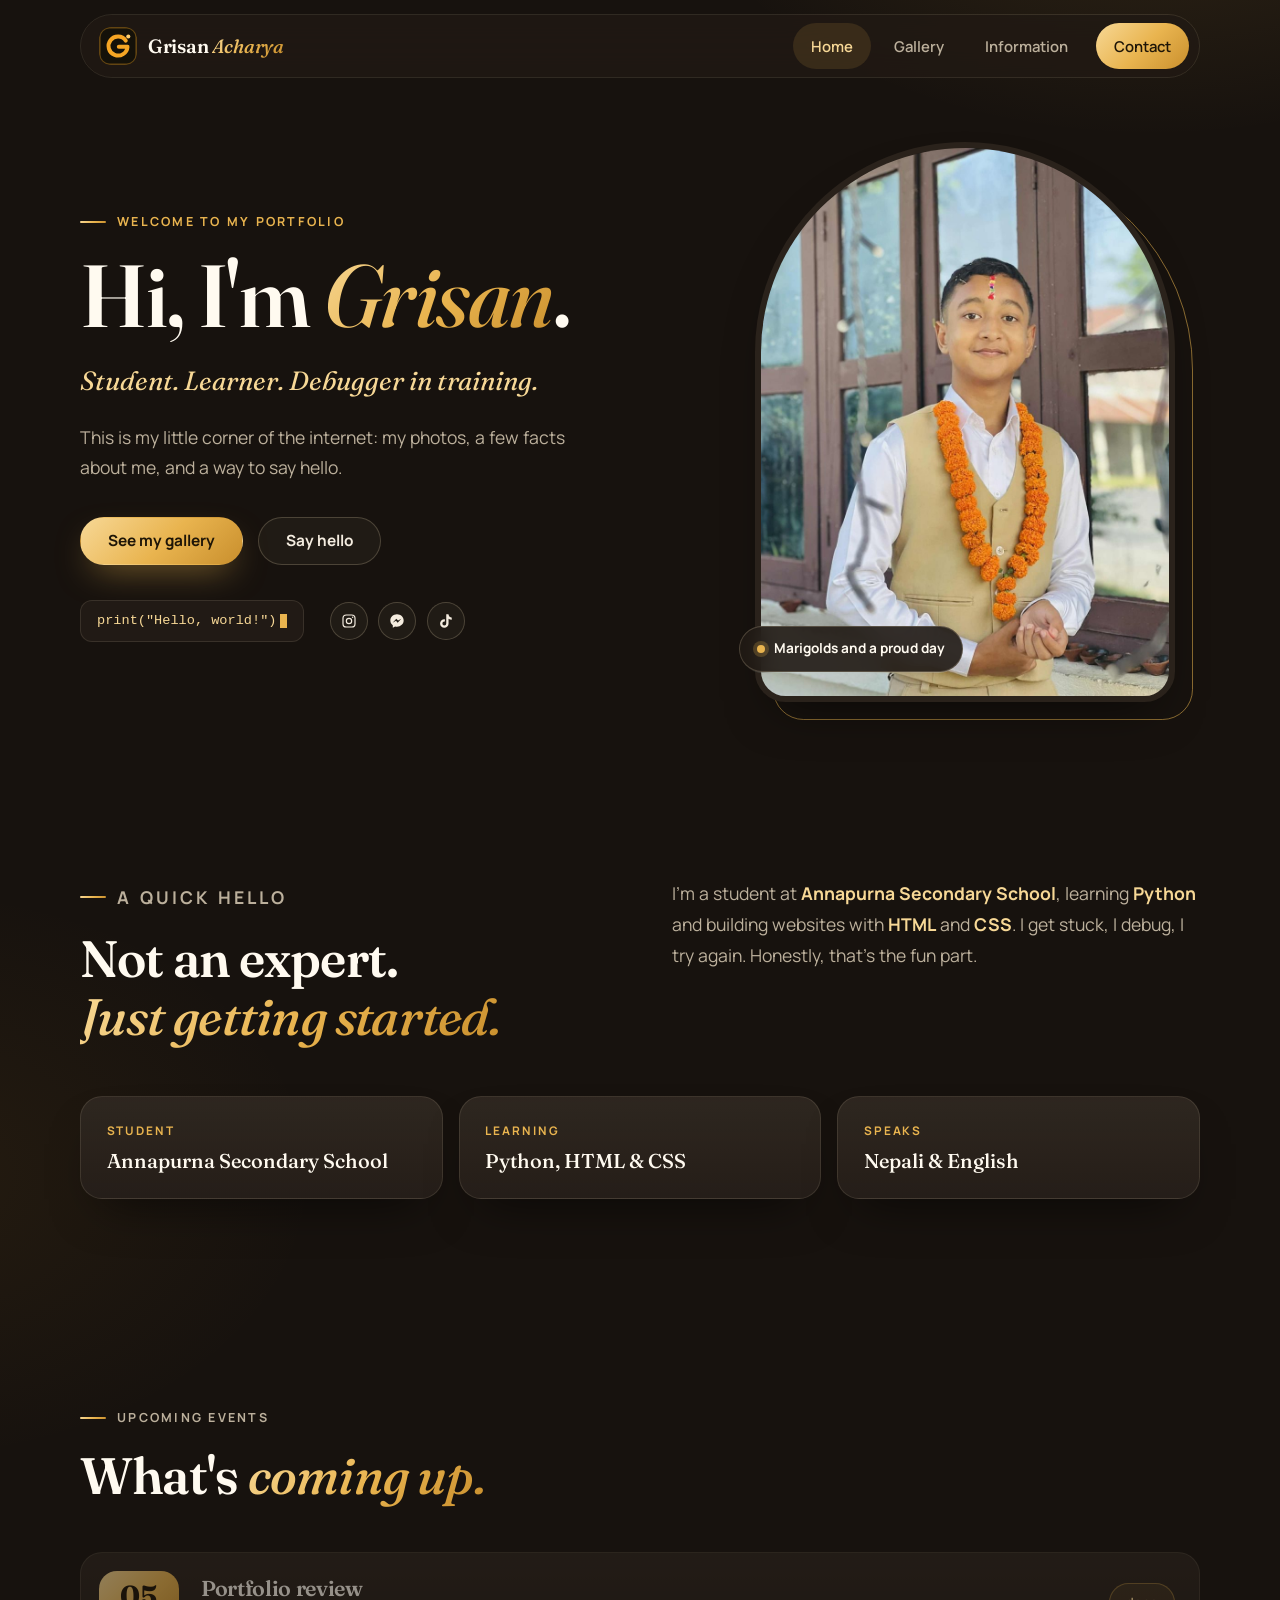
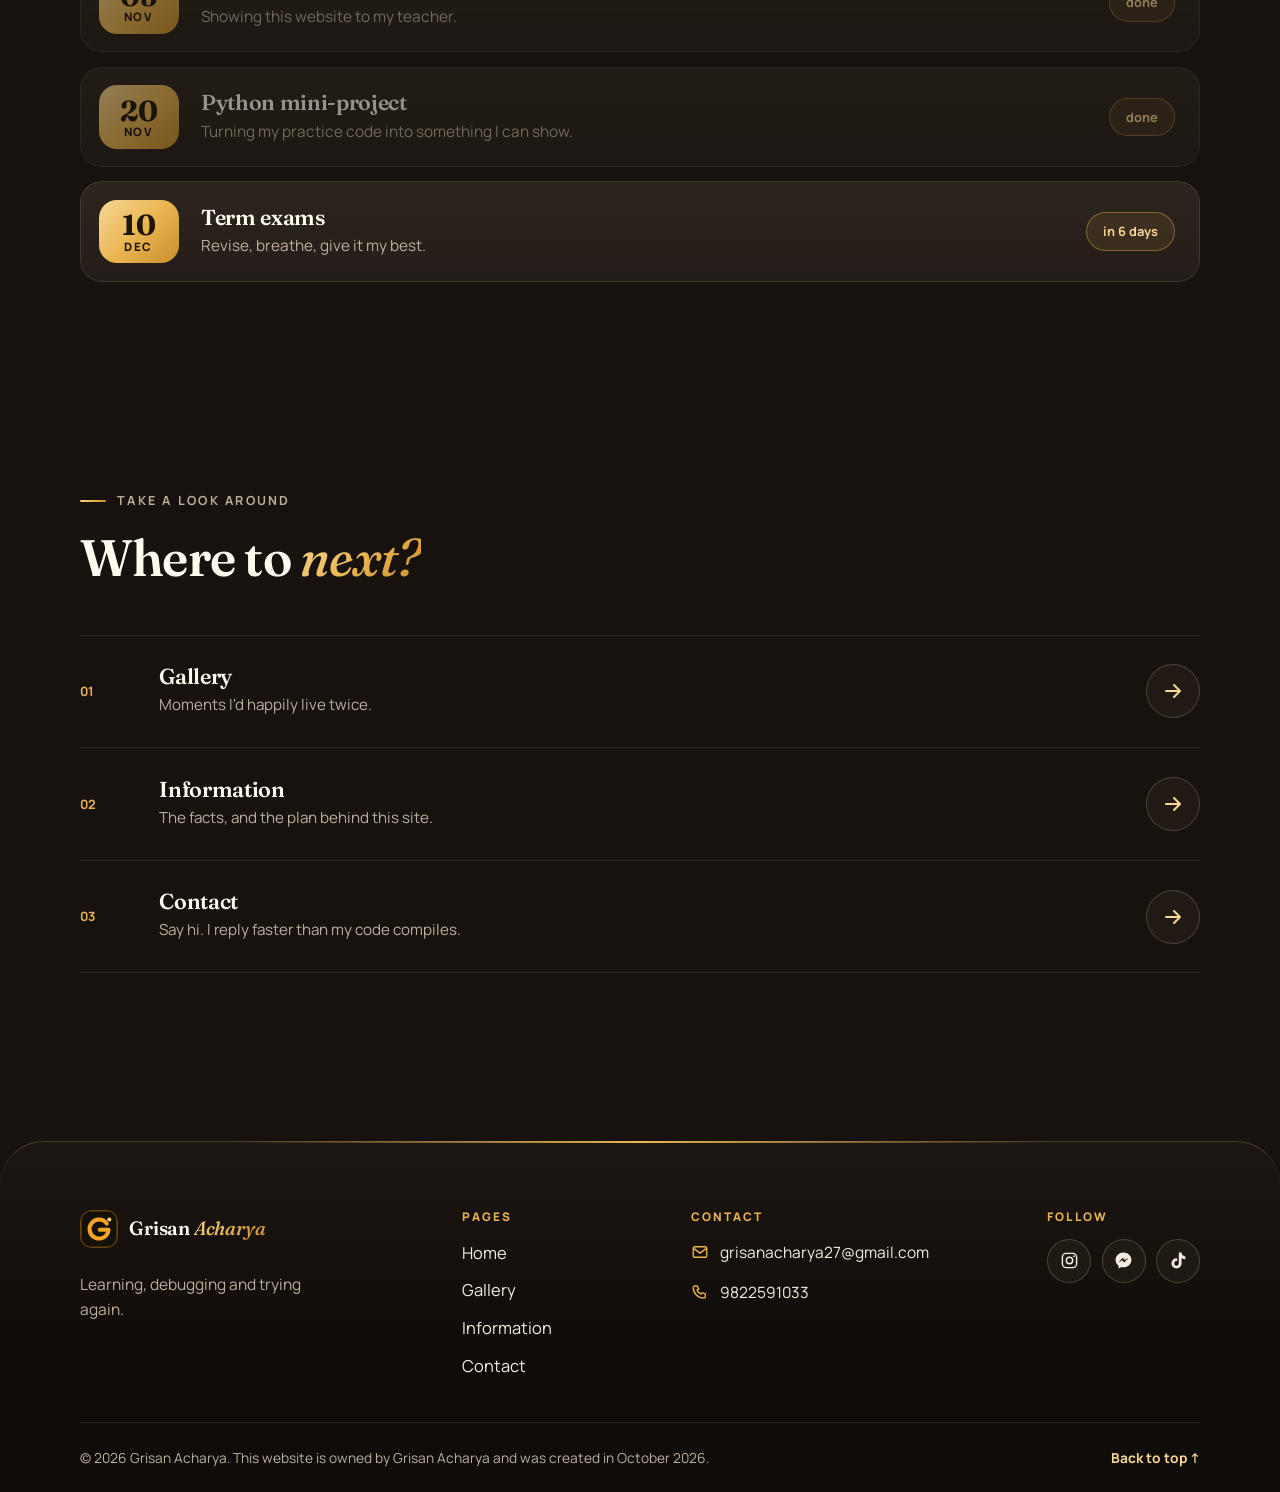
<file: index.html>
<!DOCTYPE html>
<html lang="en">
<head>
    <meta charset="UTF-8">
    <meta name="viewport" content="width=device-width, initial-scale=1.0">
    <meta name="description" content="The personal portfolio of Grisan Acharya, a student who enjoys learning Python, building websites and trying new things.">
    <meta name="theme-color" content="#09090b">
    <title>Grisan Acharya | Personal Portfolio</title>

    <link rel="icon" type="image/svg+xml" href="./images/images/logo.svg?v=3">
<link rel="shortcut icon" href="./images/images/logo.svg?v=3">

    <link rel="preconnect" href="https://fonts.googleapis.com">
    <link rel="preconnect" href="https://fonts.gstatic.com" crossorigin>
    <link href="https://fonts.googleapis.com/css2?family=Fraunces:ital,opsz,wght@0,9..144,500;0,9..144,600;1,9..144,400;1,9..144,500&family=Manrope:wght@400;500;600;700&display=swap" rel="stylesheet">

    <link rel="stylesheet" href="style.css">
    <script>document.documentElement.className += " js";</script>
</head>

<body id="top">

    <a class="skip-link" href="#main">Skip to content</a>

    <header class="site-header">
        <div class="wrap nav">

            <a class="brand" href="index.html" aria-label="Grisan Acharya, home">
                <img src="images/images/logo.svg" width="38" height="38" alt="">
                <span class="brand-name">Grisan <em>Acharya</em></span>
            </a>

            <button class="nav-toggle" type="button" aria-label="Open menu" aria-expanded="false" aria-controls="site-menu">
                <span></span><span></span><span></span>
            </button>

            <nav id="site-menu" class="menu" aria-label="Main">
                <a href="index.html" aria-current="page">Home</a>
                <a href="gallery.html">Gallery</a>
                <a href="information.html">Information</a>
                <a href="contact.html" class="menu-cta">Contact</a>
            </nav>

        </div>
    </header>

    <main id="main">

        <!-- Welcome + cover photo -->
        <section class="hero">
            <div class="wrap hero-grid">

                <div class="reveal">
                    <p class="eyebrow">Welcome to my portfolio</p>
                    <h1>Hi, I'm <em>Grisan</em>.</h1>
                    <p class="tagline">Student. Learner. Debugger in training.</p>
                    <p class="lead">This is my little corner of the internet: my photos, a few facts about me, and a way to say hello.</p>

                    <div class="hero-actions">
                        <a class="btn btn-primary" href="gallery.html">See my gallery</a>
                        <a class="btn btn-ghost" href="contact.html">Say hello</a>
                    </div>

                    <div class="hero-meta">
                        <code class="code-chip">print("Hello, world!")</code>
                        <div class="socials small">
                        <a href="https://www.instagram.com/grisanacharya/" target="_blank" rel="noopener noreferrer" aria-label="Instagram (opens in a new tab)" title="Instagram"><svg viewBox="0 0 24 24" fill="none" stroke="currentColor" stroke-width="1.8" aria-hidden="true"><rect x="3" y="3" width="18" height="18" rx="5"/><circle cx="12" cy="12" r="4"/><circle cx="17.5" cy="6.5" r="1.1" fill="currentColor" stroke="none"/></svg></a>
                        <a href="https://m.me/GrisanAcharya01" target="_blank" rel="noopener noreferrer" aria-label="Messenger (opens in a new tab)" title="Messenger"><svg viewBox="0 0 24 24" fill="currentColor" aria-hidden="true"><path d="M12 2C6.48 2 2 6.14 2 11.25c0 2.91 1.45 5.5 3.72 7.2V22l3.4-1.87c.91.25 1.88.38 2.88.38 5.52 0 10-4.14 10-9.26C22 6.14 17.52 2 12 2Zm1 12.45-2.55-2.72-4.98 2.72 5.48-5.82 2.62 2.72 4.91-2.72L13 14.45Z"/></svg></a>
                        <a href="https://www.tiktok.com/@grisan25" target="_blank" rel="noopener noreferrer" aria-label="TikTok (opens in a new tab)" title="TikTok"><svg viewBox="0 0 24 24" fill="currentColor" aria-hidden="true"><path d="M19.59 6.69a4.83 4.83 0 0 1-3.77-4.25V2h-3.45v13.67a2.9 2.9 0 0 1-2.9 2.9 2.9 2.9 0 0 1-2.9-2.9 2.9 2.9 0 0 1 2.9-2.9c.3 0 .59.05.86.13V9.37a6.3 6.3 0 0 0-.86-.06A6.36 6.36 0 0 0 3.11 15.7a6.36 6.36 0 0 0 6.36 6.36 6.36 6.36 0 0 0 6.36-6.36V8.76a8.2 8.2 0 0 0 4.8 1.54V6.85a4.85 4.85 0 0 1-1.04-.16Z"/></svg></a>
                    </div>
                    </div>
                </div>

                <figure class="hero-photo reveal">
                    <div class="arch">
                        <img src="images/images/cover.jpg" width="900" height="1200" fetchpriority="high"
                             alt="Grisan smiling in a beige vest with an orange marigold garland">
                    </div>
                    <figcaption class="photo-tag">Marigolds and a proud day</figcaption>
                </figure>

            </div>
        </section>


        <!-- Short introduction -->
        <section class="section" id="hello">
            <div class="wrap">

                <div class="split reveal">
                    <div>
                        <p class="eyebrow">A quick hello</p>
                        <h2>Not an expert.<br><em>Just getting started.</em></h2>
                    </div>
                    <p>
                        I'm a student at <mark>Annapurna Secondary School</mark>, learning
                        <mark>Python</mark> and building websites with <mark>HTML</mark> and
                        <mark>CSS</mark>. I get stuck, I debug, I try again. Honestly, that's the fun part.
                    </p>
                </div>

                <ul class="facts reveal">
                    <li><span>Student</span><b>Annapurna Secondary School</b></li>
                    <li><span>Learning</span><b>Python, HTML &amp; CSS</b></li>
                    <li><span>Speaks</span><b>Nepali &amp; English</b></li>
                </ul>

            </div>
        </section>


        <!-- Upcoming events (edit the dates and text to match your real plans) -->
        <section class="section" id="events">
            <div class="wrap">

                <div class="section-head reveal">
                    <p class="eyebrow">Upcoming events</p>
                    <h2>What's <em>coming up.</em></h2>
                </div>

                <ol class="events reveal">

                    <li class="event" data-date="2026-11-05">
                        <time datetime="2026-11-05"><b>05</b><span>Nov</span></time>
                        <div>
                            <h3>Portfolio review</h3>
                            <p>Showing this website to my teacher.</p>
                        </div>
                        <span class="pill"></span>
                    </li>

                    <li class="event" data-date="2026-11-20">
                        <time datetime="2026-11-20"><b>20</b><span>Nov</span></time>
                        <div>
                            <h3>Python mini-project</h3>
                            <p>Turning my practice code into something I can show.</p>
                        </div>
                        <span class="pill"></span>
                    </li>

                    <li class="event" data-date="2026-12-10">
                        <time datetime="2026-12-10"><b>10</b><span>Dec</span></time>
                        <div>
                            <h3>Term exams</h3>
                            <p>Revise, breathe, give it my best.</p>
                        </div>
                        <span class="pill"></span>
                    </li>

                </ol>

            </div>
        </section>


        <!-- Links to the other pages -->
        <section class="section" id="explore">
            <div class="wrap">

                <div class="section-head reveal">
                    <p class="eyebrow">Take a look around</p>
                    <h2>Where to <em>next?</em></h2>
                </div>

                <div class="go-list reveal">

                    <a class="go-row" href="gallery.html">
                        <span class="num">01</span>
                        <div><h3>Gallery</h3><p>Moments I'd happily live twice.</p></div>
                        <span class="arrow"><svg viewBox="0 0 24 24" fill="none" stroke="currentColor" stroke-width="2" stroke-linecap="round" stroke-linejoin="round" aria-hidden="true"><path d="M5 12h14M13 6l6 6-6 6"/></svg></span>
                    </a>

                    <a class="go-row" href="information.html">
                        <span class="num">02</span>
                        <div><h3>Information</h3><p>The facts, and the plan behind this site.</p></div>
                        <span class="arrow"><svg viewBox="0 0 24 24" fill="none" stroke="currentColor" stroke-width="2" stroke-linecap="round" stroke-linejoin="round" aria-hidden="true"><path d="M5 12h14M13 6l6 6-6 6"/></svg></span>
                    </a>

                    <a class="go-row" href="contact.html">
                        <span class="num">03</span>
                        <div><h3>Contact</h3><p>Say hi. I reply faster than my code compiles.</p></div>
                        <span class="arrow"><svg viewBox="0 0 24 24" fill="none" stroke="currentColor" stroke-width="2" stroke-linecap="round" stroke-linejoin="round" aria-hidden="true"><path d="M5 12h14M13 6l6 6-6 6"/></svg></span>
                    </a>

                </div>

            </div>
        </section>
    </main>

    <footer class="site-footer">
        <div class="wrap">

            <div class="footer-top">

                <div class="footer-brand">
                    <a class="brand" href="index.html" aria-label="Grisan Acharya, home">
                        <img src="images/images/logo.svg" width="38" height="38" alt="">
                        <span class="brand-name">Grisan <em>Acharya</em></span>
                    </a>
                    <p>Learning, debugging and trying again.</p>
                </div>

                <nav aria-label="Footer">
                    <h3>Pages</h3>
                    <div class="footer-nav">
                    <a href="index.html">Home</a>
                    <a href="gallery.html">Gallery</a>
                    <a href="information.html">Information</a>
                    <a href="contact.html">Contact</a>
                    </div>
                </nav>

                <div>
                    <h3>Contact</h3>
                    <div class="footer-contact">
                        <a href="mailto:grisanacharya27@gmail.com"><svg class="icon" viewBox="0 0 24 24" fill="none" stroke="currentColor" stroke-width="1.8" stroke-linecap="round" stroke-linejoin="round" aria-hidden="true"><rect x="3" y="5" width="18" height="14" rx="2.5"/><path d="m4 7.5 8 6 8-6"/></svg>grisanacharya27@gmail.com</a>
                        <a href="tel:9822591033"><svg class="icon" viewBox="0 0 24 24" fill="none" stroke="currentColor" stroke-width="1.8" stroke-linecap="round" stroke-linejoin="round" aria-hidden="true"><path d="M5 4h3.5l1.7 4.2-2.1 1.3a11 11 0 0 0 5.4 5.4l1.3-2.1L19 14.5V18a2 2 0 0 1-2 2A14 14 0 0 1 3 6a2 2 0 0 1 2-2Z"/></svg>9822591033</a>
                    </div>
                </div>

                <div>
                    <h3>Follow</h3>
                    <div class="socials">
                        <a href="https://www.instagram.com/grisanacharya/" target="_blank" rel="noopener noreferrer" aria-label="Instagram (opens in a new tab)" title="Instagram"><svg viewBox="0 0 24 24" fill="none" stroke="currentColor" stroke-width="1.8" aria-hidden="true"><rect x="3" y="3" width="18" height="18" rx="5"/><circle cx="12" cy="12" r="4"/><circle cx="17.5" cy="6.5" r="1.1" fill="currentColor" stroke="none"/></svg></a>
                        <a href="https://m.me/GrisanAcharya01" target="_blank" rel="noopener noreferrer" aria-label="Messenger (opens in a new tab)" title="Messenger"><svg viewBox="0 0 24 24" fill="currentColor" aria-hidden="true"><path d="M12 2C6.48 2 2 6.14 2 11.25c0 2.91 1.45 5.5 3.72 7.2V22l3.4-1.87c.91.25 1.88.38 2.88.38 5.52 0 10-4.14 10-9.26C22 6.14 17.52 2 12 2Zm1 12.45-2.55-2.72-4.98 2.72 5.48-5.82 2.62 2.72 4.91-2.72L13 14.45Z"/></svg></a>
                        <a href="https://www.tiktok.com/@grisan25" target="_blank" rel="noopener noreferrer" aria-label="TikTok (opens in a new tab)" title="TikTok"><svg viewBox="0 0 24 24" fill="currentColor" aria-hidden="true"><path d="M19.59 6.69a4.83 4.83 0 0 1-3.77-4.25V2h-3.45v13.67a2.9 2.9 0 0 1-2.9 2.9 2.9 2.9 0 0 1-2.9-2.9 2.9 2.9 0 0 1 2.9-2.9c.3 0 .59.05.86.13V9.37a6.3 6.3 0 0 0-.86-.06A6.36 6.36 0 0 0 3.11 15.7a6.36 6.36 0 0 0 6.36 6.36 6.36 6.36 0 0 0 6.36-6.36V8.76a8.2 8.2 0 0 0 4.8 1.54V6.85a4.85 4.85 0 0 1-1.04-.16Z"/></svg></a>
                    </div>
                </div>

            </div>

            <div class="footer-bottom">
                <p>&copy; 2026 Grisan Acharya. This website is owned by Grisan Acharya and was created in October 2026.</p>
                <a href="#top">Back to top &uarr;</a>
            </div>

        </div>
    </footer>

    <script src="script.js"></script>
</body>
</html>
</file>
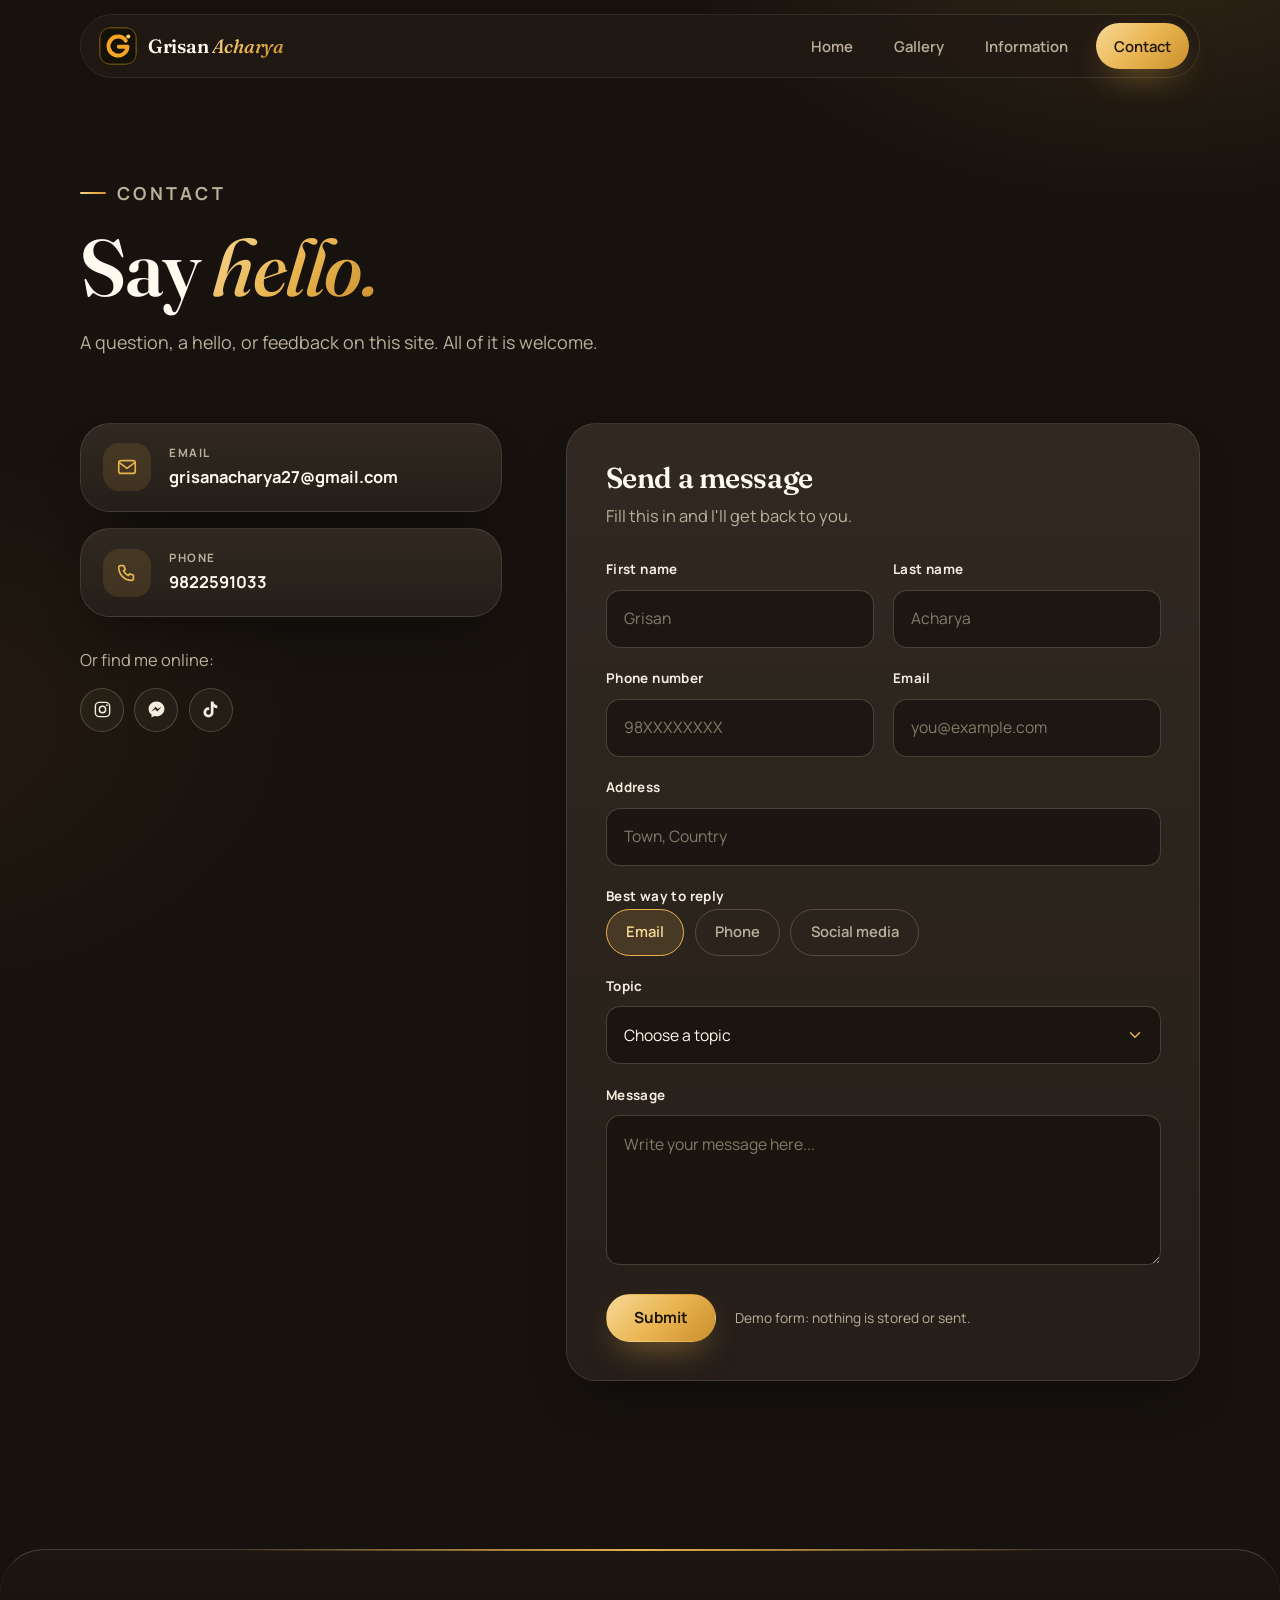
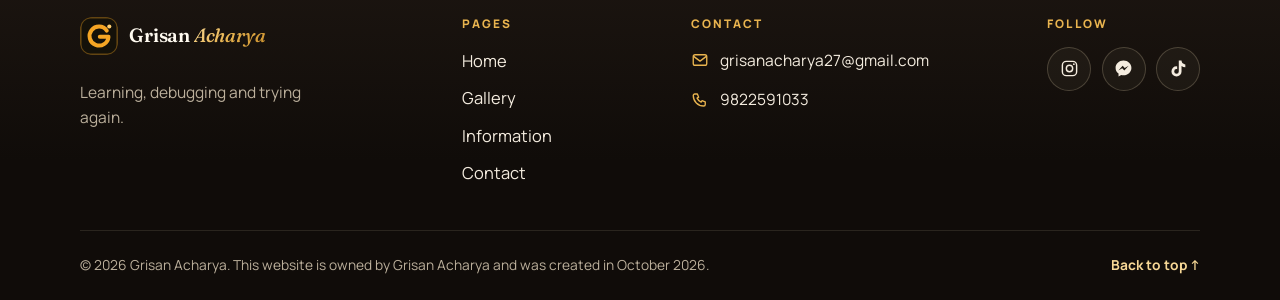
<file: contact.html>
<!DOCTYPE html>
<html lang="en">
<head>
    <meta charset="UTF-8">
    <meta name="viewport" content="width=device-width, initial-scale=1.0">
    <meta name="description" content="Get in touch with Grisan Acharya by email, phone, social media or the contact form.">
    <meta name="theme-color" content="#09090b">
    <title>Contact | Grisan Acharya</title>

    <link rel="icon" type="image/svg+xml" href="images/images/logo.svg">

    <link rel="preconnect" href="https://fonts.googleapis.com">
    <link rel="preconnect" href="https://fonts.gstatic.com" crossorigin>
    <link href="https://fonts.googleapis.com/css2?family=Fraunces:ital,opsz,wght@0,9..144,500;0,9..144,600;1,9..144,400;1,9..144,500&family=Manrope:wght@400;500;600;700&display=swap" rel="stylesheet">

    <link rel="stylesheet" href="style.css">
    <script>document.documentElement.className += " js";</script>
</head>

<body id="top">

    <a class="skip-link" href="#main">Skip to content</a>

    <header class="site-header">
        <div class="wrap nav">

            <a class="brand" href="index.html" aria-label="Grisan Acharya, home">
                <img src="images/images/logo.svg" width="38" height="38" alt="">
                <span class="brand-name">Grisan <em>Acharya</em></span>
            </a>

            <button class="nav-toggle" type="button" aria-label="Open menu" aria-expanded="false" aria-controls="site-menu">
                <span></span><span></span><span></span>
            </button>

            <nav id="site-menu" class="menu" aria-label="Main">
                <a href="index.html">Home</a>
                <a href="gallery.html">Gallery</a>
                <a href="information.html">Information</a>
                <a href="contact.html" class="menu-cta" aria-current="page">Contact</a>
            </nav>

        </div>
    </header>

    <main id="main">

        <section class="page-head">
            <div class="wrap reveal">
                <p class="eyebrow">Contact</p>
                <h1>Say <em>hello.</em></h1>
                <p>A question, a hello, or feedback on this site. All of it is welcome.</p>
            </div>
        </section>

        <section class="section" style="padding-top:2rem">
            <div class="wrap contact-grid">

                <div class="reveal">
                    <div class="contact-list">

                        <a class="card contact-item" href="mailto:grisanacharya27@gmail.com">
                            <span class="ico"><svg class="icon" viewBox="0 0 24 24" fill="none" stroke="currentColor" stroke-width="1.8" stroke-linecap="round" stroke-linejoin="round" aria-hidden="true"><rect x="3" y="5" width="18" height="14" rx="2.5"/><path d="m4 7.5 8 6 8-6"/></svg></span>
                            <div><small>Email</small><span>grisanacharya27@gmail.com</span></div>
                        </a>

                        <a class="card contact-item" href="tel:9822591033">
                            <span class="ico"><svg class="icon" viewBox="0 0 24 24" fill="none" stroke="currentColor" stroke-width="1.8" stroke-linecap="round" stroke-linejoin="round" aria-hidden="true"><path d="M5 4h3.5l1.7 4.2-2.1 1.3a11 11 0 0 0 5.4 5.4l1.3-2.1L19 14.5V18a2 2 0 0 1-2 2A14 14 0 0 1 3 6a2 2 0 0 1 2-2Z"/></svg></span>
                            <div><small>Phone</small><span>9822591033</span></div>
                        </a>

                    </div>

                    <div class="contact-follow">
                        <p>Or find me online:</p>
                        <div class="socials">
                        <a href="https://www.instagram.com/grisanacharya/" target="_blank" rel="noopener noreferrer" aria-label="Instagram (opens in a new tab)" title="Instagram"><svg viewBox="0 0 24 24" fill="none" stroke="currentColor" stroke-width="1.8" aria-hidden="true"><rect x="3" y="3" width="18" height="18" rx="5"/><circle cx="12" cy="12" r="4"/><circle cx="17.5" cy="6.5" r="1.1" fill="currentColor" stroke="none"/></svg></a>
                        <a href="https://m.me/GrisanAcharya01" target="_blank" rel="noopener noreferrer" aria-label="Messenger (opens in a new tab)" title="Messenger"><svg viewBox="0 0 24 24" fill="currentColor" aria-hidden="true"><path d="M12 2C6.48 2 2 6.14 2 11.25c0 2.91 1.45 5.5 3.72 7.2V22l3.4-1.87c.91.25 1.88.38 2.88.38 5.52 0 10-4.14 10-9.26C22 6.14 17.52 2 12 2Zm1 12.45-2.55-2.72-4.98 2.72 5.48-5.82 2.62 2.72 4.91-2.72L13 14.45Z"/></svg></a>
                        <a href="https://www.tiktok.com/@grisan25" target="_blank" rel="noopener noreferrer" aria-label="TikTok (opens in a new tab)" title="TikTok"><svg viewBox="0 0 24 24" fill="currentColor" aria-hidden="true"><path d="M19.59 6.69a4.83 4.83 0 0 1-3.77-4.25V2h-3.45v13.67a2.9 2.9 0 0 1-2.9 2.9 2.9 2.9 0 0 1-2.9-2.9 2.9 2.9 0 0 1 2.9-2.9c.3 0 .59.05.86.13V9.37a6.3 6.3 0 0 0-.86-.06A6.36 6.36 0 0 0 3.11 15.7a6.36 6.36 0 0 0 6.36 6.36 6.36 6.36 0 0 0 6.36-6.36V8.76a8.2 8.2 0 0 0 4.8 1.54V6.85a4.85 4.85 0 0 1-1.04-.16Z"/></svg></a>
                    </div>
                    </div>
                </div>

                <div class="card form-card reveal">

                    <form id="contact-form" action="#" method="post" novalidate>
                        <h2>Send a message</h2>
                        <p>Fill this in and I'll get back to you.</p>

                        <div class="form-grid">

                            <div class="field">
                                <label for="first-name">First name</label>
                                <input type="text" id="first-name" name="first-name" autocomplete="given-name" placeholder="Grisan" required>
                            </div>

                            <div class="field">
                                <label for="last-name">Last name</label>
                                <input type="text" id="last-name" name="last-name" autocomplete="family-name" placeholder="Acharya" required>
                            </div>

                            <div class="field">
                                <label for="phone">Phone number</label>
                                <input type="tel" id="phone" name="phone" autocomplete="tel" inputmode="tel" placeholder="98XXXXXXXX"
                                       pattern="[0-9+()\- ]{7,15}" title="Use 7 to 15 digits" required>
                            </div>

                            <div class="field">
                                <label for="email">Email</label>
                                <input type="email" id="email" name="email" autocomplete="email" placeholder="you@example.com" required>
                            </div>

                            <div class="field full">
                                <label for="address">Address</label>
                                <input type="text" id="address" name="address" autocomplete="street-address" placeholder="Town, Country" required>
                            </div>

                            <fieldset class="field full">
                                <legend>Best way to reply</legend>
                                <div class="radios">
                                    <label><input type="radio" name="reply" value="Email" checked><span>Email</span></label>
                                    <label><input type="radio" name="reply" value="Phone"><span>Phone</span></label>
                                    <label><input type="radio" name="reply" value="Social media"><span>Social media</span></label>
                                </div>
                            </fieldset>

                            <div class="field full">
                                <label for="topic">Topic</label>
                                <select id="topic" name="topic" required>
                                    <option value="" disabled selected>Choose a topic</option>
                                    <option>Just saying hello</option>
                                    <option>A question</option>
                                    <option>Feedback on this website</option>
                                    <option>Something else</option>
                                </select>
                            </div>

                            <div class="field full">
                                <label for="message">Message</label>
                                <textarea id="message" name="message" placeholder="Write your message here..." required></textarea>
                            </div>

                        </div>

                        <div class="form-actions">
                            <button class="btn btn-primary" type="submit">Submit</button>
                            <small>Demo form: nothing is stored or sent.</small>
                        </div>
                    </form>

                    <div class="thanks" id="thanks" role="status" hidden>
                        <div class="tick"><svg viewBox="0 0 24 24" fill="none" stroke="currentColor" stroke-width="2.4" stroke-linecap="round" stroke-linejoin="round" aria-hidden="true"><path d="m5 12.5 4.5 4.5L19 7.5"/></svg></div>
                        <h2>Thank you, <em id="thanks-name"></em>!</h2>
                        <p>Your message is ready. Want to send it for real? Open it in your email app.</p>
                        <a class="btn btn-primary" id="mail-link" href="mailto:grisanacharya27@gmail.com">Open in email app</a>
                        <button class="btn btn-ghost" type="button" id="again">Write another</button>
                    </div>

                </div>

            </div>
        </section>
    </main>

    <footer class="site-footer">
        <div class="wrap">

            <div class="footer-top">

                <div class="footer-brand">
                    <a class="brand" href="index.html" aria-label="Grisan Acharya, home">
                        <img src="images/images/logo.svg" width="38" height="38" alt="">
                        <span class="brand-name">Grisan <em>Acharya</em></span>
                    </a>
                    <p>Learning, debugging and trying again.</p>
                </div>

                <nav aria-label="Footer">
                    <h3>Pages</h3>
                    <div class="footer-nav">
                    <a href="index.html">Home</a>
                    <a href="gallery.html">Gallery</a>
                    <a href="information.html">Information</a>
                    <a href="contact.html">Contact</a>
                    </div>
                </nav>

                <div>
                    <h3>Contact</h3>
                    <div class="footer-contact">
                        <a href="mailto:grisanacharya27@gmail.com"><svg class="icon" viewBox="0 0 24 24" fill="none" stroke="currentColor" stroke-width="1.8" stroke-linecap="round" stroke-linejoin="round" aria-hidden="true"><rect x="3" y="5" width="18" height="14" rx="2.5"/><path d="m4 7.5 8 6 8-6"/></svg>grisanacharya27@gmail.com</a>
                        <a href="tel:9822591033"><svg class="icon" viewBox="0 0 24 24" fill="none" stroke="currentColor" stroke-width="1.8" stroke-linecap="round" stroke-linejoin="round" aria-hidden="true"><path d="M5 4h3.5l1.7 4.2-2.1 1.3a11 11 0 0 0 5.4 5.4l1.3-2.1L19 14.5V18a2 2 0 0 1-2 2A14 14 0 0 1 3 6a2 2 0 0 1 2-2Z"/></svg>9822591033</a>
                    </div>
                </div>

                <div>
                    <h3>Follow</h3>
                    <div class="socials">
                        <a href="https://www.instagram.com/grisanacharya/" target="_blank" rel="noopener noreferrer" aria-label="Instagram (opens in a new tab)" title="Instagram"><svg viewBox="0 0 24 24" fill="none" stroke="currentColor" stroke-width="1.8" aria-hidden="true"><rect x="3" y="3" width="18" height="18" rx="5"/><circle cx="12" cy="12" r="4"/><circle cx="17.5" cy="6.5" r="1.1" fill="currentColor" stroke="none"/></svg></a>
                        <a href="https://m.me/GrisanAcharya01" target="_blank" rel="noopener noreferrer" aria-label="Messenger (opens in a new tab)" title="Messenger"><svg viewBox="0 0 24 24" fill="currentColor" aria-hidden="true"><path d="M12 2C6.48 2 2 6.14 2 11.25c0 2.91 1.45 5.5 3.72 7.2V22l3.4-1.87c.91.25 1.88.38 2.88.38 5.52 0 10-4.14 10-9.26C22 6.14 17.52 2 12 2Zm1 12.45-2.55-2.72-4.98 2.72 5.48-5.82 2.62 2.72 4.91-2.72L13 14.45Z"/></svg></a>
                        <a href="https://www.tiktok.com/@grisan25" target="_blank" rel="noopener noreferrer" aria-label="TikTok (opens in a new tab)" title="TikTok"><svg viewBox="0 0 24 24" fill="currentColor" aria-hidden="true"><path d="M19.59 6.69a4.83 4.83 0 0 1-3.77-4.25V2h-3.45v13.67a2.9 2.9 0 0 1-2.9 2.9 2.9 2.9 0 0 1-2.9-2.9 2.9 2.9 0 0 1 2.9-2.9c.3 0 .59.05.86.13V9.37a6.3 6.3 0 0 0-.86-.06A6.36 6.36 0 0 0 3.11 15.7a6.36 6.36 0 0 0 6.36 6.36 6.36 6.36 0 0 0 6.36-6.36V8.76a8.2 8.2 0 0 0 4.8 1.54V6.85a4.85 4.85 0 0 1-1.04-.16Z"/></svg></a>
                    </div>
                </div>

            </div>

            <div class="footer-bottom">
                <p>&copy; 2026 Grisan Acharya. This website is owned by Grisan Acharya and was created in October 2026.</p>
                <a href="#top">Back to top &uarr;</a>
            </div>

        </div>
    </footer>

    <script src="script.js"></script>
</body>
</html>
</file>
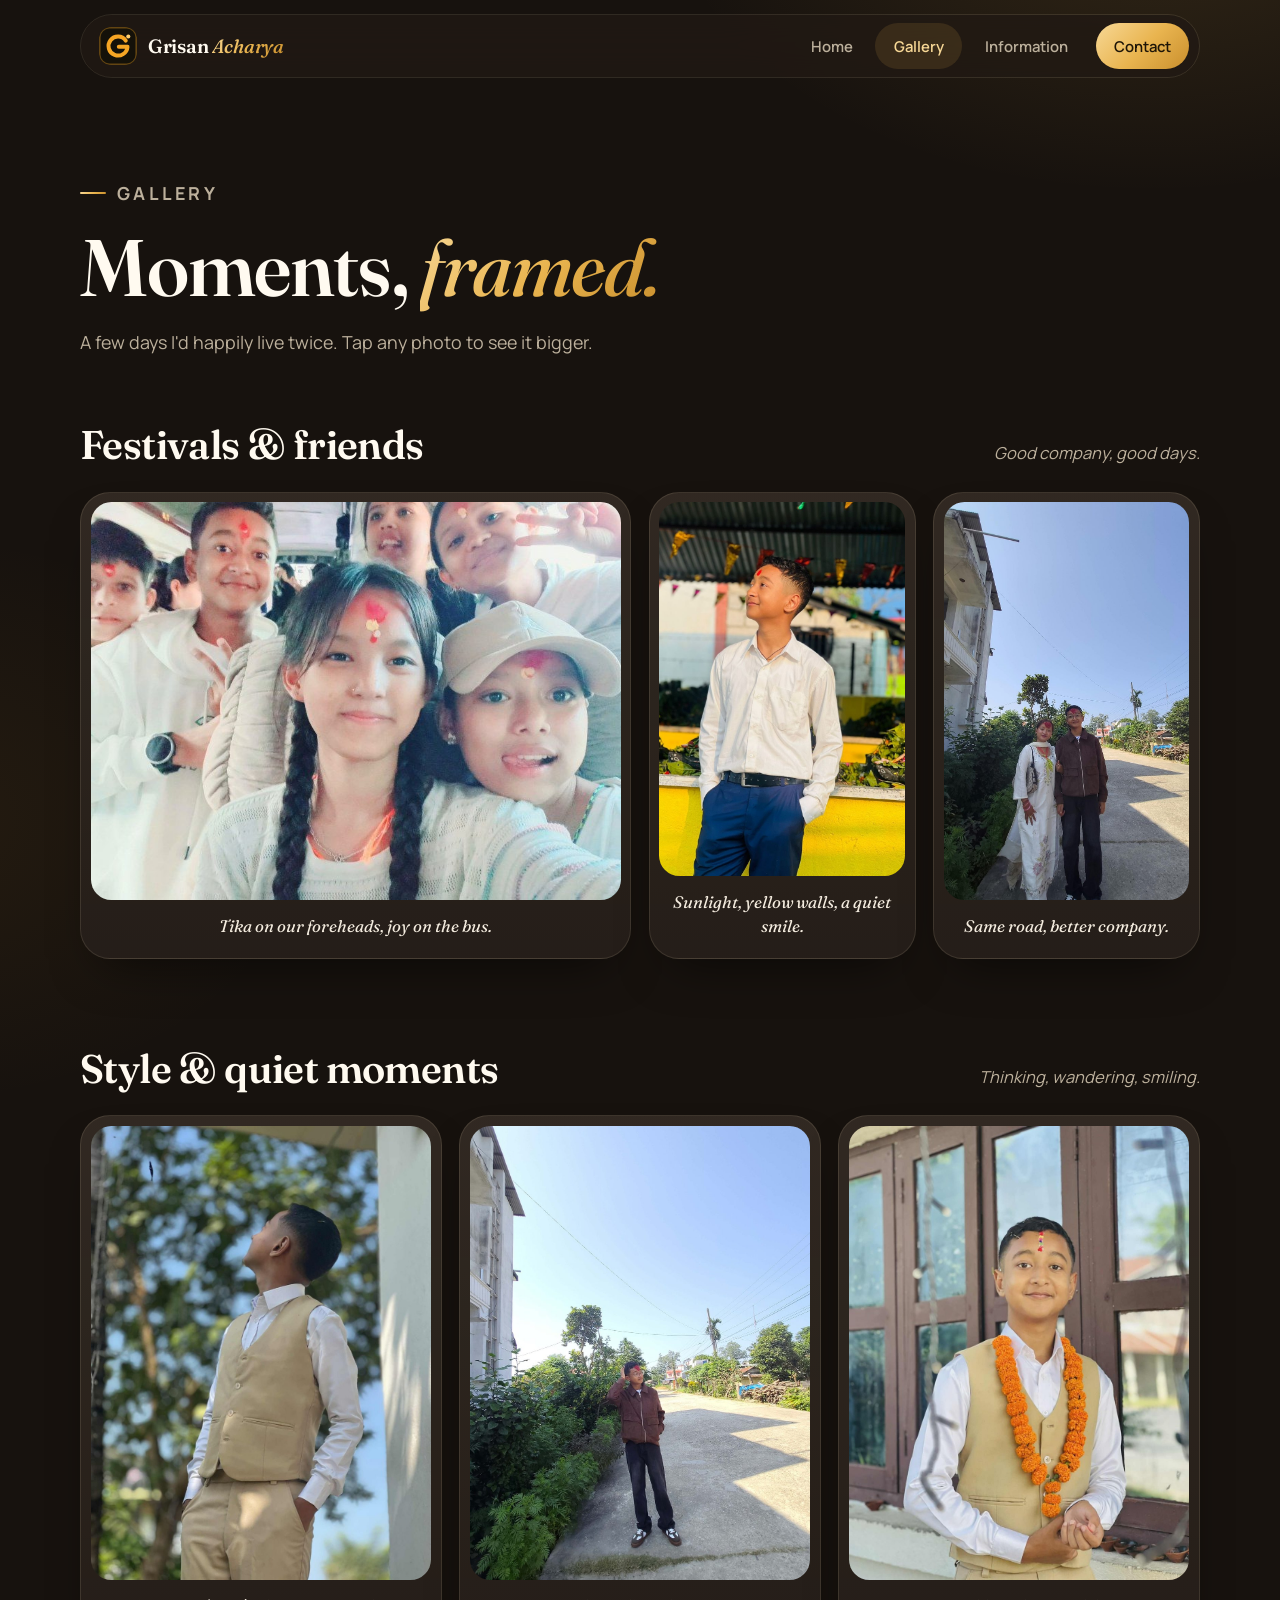
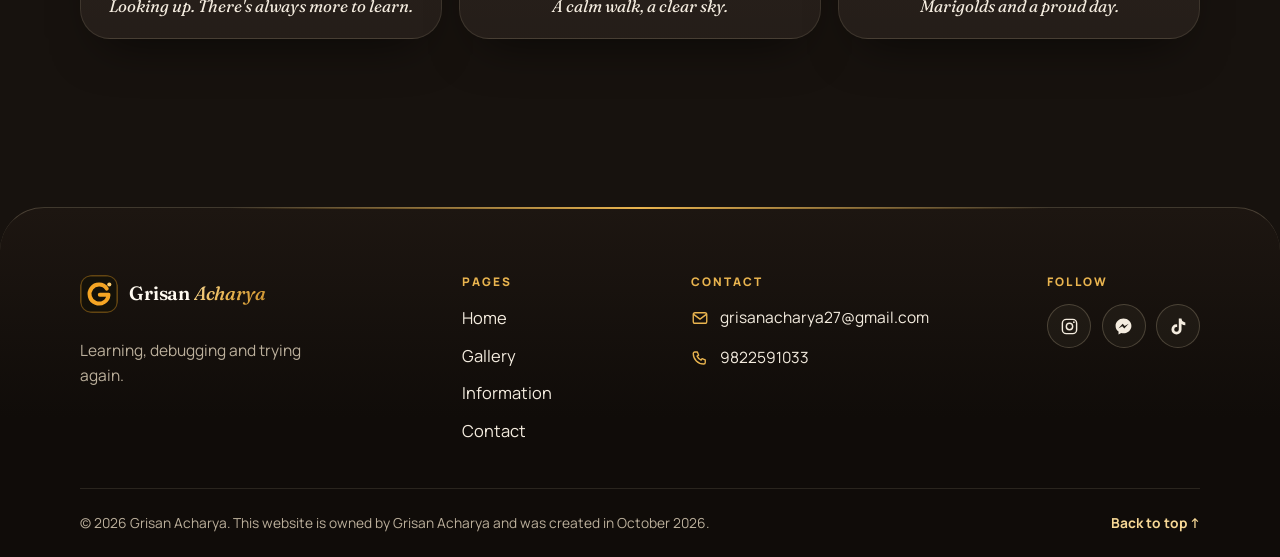
<file: gallery.html>
<!DOCTYPE html>
<html lang="en">
<head>
    <meta charset="UTF-8">
    <meta name="viewport" content="width=device-width, initial-scale=1.0">
    <meta name="description" content="Photos and moments from Grisan Acharya: festivals, friends and quiet days.">
    <meta name="theme-color" content="#09090b">
    <title>Gallery | Grisan Acharya</title>

    <link rel="icon" type="image/svg+xml" href="images/images/logo.svg">

    <link rel="preconnect" href="https://fonts.googleapis.com">
    <link rel="preconnect" href="https://fonts.gstatic.com" crossorigin>
    <link href="https://fonts.googleapis.com/css2?family=Fraunces:ital,opsz,wght@0,9..144,500;0,9..144,600;1,9..144,400;1,9..144,500&family=Manrope:wght@400;500;600;700&display=swap" rel="stylesheet">

    <link rel="stylesheet" href="style.css">
    <script>document.documentElement.className += " js";</script>
</head>

<body id="top">

    <a class="skip-link" href="#main">Skip to content</a>

    <header class="site-header">
        <div class="wrap nav">

            <a class="brand" href="index.html" aria-label="Grisan Acharya, home">
                <img src="images/images/logo.svg" width="38" height="38" alt="">
                <span class="brand-name">Grisan <em>Acharya</em></span>
            </a>

            <button class="nav-toggle" type="button" aria-label="Open menu" aria-expanded="false" aria-controls="site-menu">
                <span></span><span></span><span></span>
            </button>

            <nav id="site-menu" class="menu" aria-label="Main">
                <a href="index.html">Home</a>
                <a href="gallery.html" aria-current="page">Gallery</a>
                <a href="information.html">Information</a>
                <a href="contact.html" class="menu-cta">Contact</a>
            </nav>

        </div>
    </header>

    <main id="main">

        <section class="page-head">
            <div class="wrap reveal">
                <p class="eyebrow">Gallery</p>
                <h1>Moments, <em>framed.</em></h1>
                <p>A few days I'd happily live twice. Tap any photo to see it bigger.</p>
            </div>
        </section>

        <section class="section" style="padding-top:2rem">
            <div class="wrap">

                <div class="gallery-section">
                    <div class="gallery-title">
                        <h2>Festivals &amp; friends</h2>
                        <p>Good company, good days.</p>
                    </div>
                    <div class="photo-grid wide-first">
                    <figure class="shot reveal">
                        <button class="shot-btn" type="button" data-lightbox aria-label="Open photo: Tika on our foreheads, joy on the bus.">
                            <img src="images/images/friends-bus.jpg" width="760" height="570" loading="lazy" alt="Grisan and four friends squeezed into a bus seat, smiling with red tika on their foreheads">
                        </button>
                        <figcaption>Tika on our foreheads, joy on the bus.</figcaption>
                    </figure>

                    <figure class="shot reveal">
                        <button class="shot-btn" type="button" data-lightbox aria-label="Open photo: Sunlight, yellow walls, a quiet smile.">
                            <img src="images/images/yellow-wall.jpg" width="900" height="1200" loading="lazy" alt="Grisan in a white shirt and blue trousers leaning on a bright yellow wall, looking up with a small smile">
                        </button>
                        <figcaption>Sunlight, yellow walls, a quiet smile.</figcaption>
                    </figure>

                    <figure class="shot reveal">
                        <button class="shot-btn" type="button" data-lightbox aria-label="Open photo: Same road, better company.">
                            <img src="images/images/road-together.jpg" width="1000" height="1333" loading="lazy" alt="Grisan in a brown jacket standing arm in arm with a girl in a white kurta on a sunny village road">
                        </button>
                        <figcaption>Same road, better company.</figcaption>
                    </figure>
                    </div>
                </div>

                <div class="gallery-section">
                    <div class="gallery-title">
                        <h2>Style &amp; quiet moments</h2>
                        <p>Thinking, wandering, smiling.</p>
                    </div>
                    <div class="photo-grid">
                    <figure class="shot reveal">
                        <button class="shot-btn" type="button" data-lightbox aria-label="Open photo: Looking up. There's always more to learn.">
                            <img src="images/images/vest-sky.jpg" width="900" height="1200" loading="lazy" alt="Grisan in a beige vest seen from the side, looking up at the sky through green trees">
                        </button>
                        <figcaption>Looking up. There's always more to learn.</figcaption>
                    </figure>

                    <figure class="shot reveal">
                        <button class="shot-btn" type="button" data-lightbox aria-label="Open photo: A calm walk, a clear sky.">
                            <img src="images/images/road-jacket.jpg" width="1000" height="1333" loading="lazy" alt="Grisan in a brown jacket and glasses standing on a quiet road under a clear blue sky, one hand on his head">
                        </button>
                        <figcaption>A calm walk, a clear sky.</figcaption>
                    </figure>

                    <figure class="shot reveal">
                        <button class="shot-btn" type="button" data-lightbox aria-label="Open photo: Marigolds and a proud day.">
                            <img src="images/images/cover.jpg" width="900" height="1200" loading="lazy" alt="Grisan smiling in a beige vest with an orange marigold garland">
                        </button>
                        <figcaption>Marigolds and a proud day.</figcaption>
                    </figure>
                    </div>
                </div>

            </div>
        </section>
    </main>

    <footer class="site-footer">
        <div class="wrap">

            <div class="footer-top">

                <div class="footer-brand">
                    <a class="brand" href="index.html" aria-label="Grisan Acharya, home">
                        <img src="images/images/logo.svg" width="38" height="38" alt="">
                        <span class="brand-name">Grisan <em>Acharya</em></span>
                    </a>
                    <p>Learning, debugging and trying again.</p>
                </div>

                <nav aria-label="Footer">
                    <h3>Pages</h3>
                    <div class="footer-nav">
                    <a href="index.html">Home</a>
                    <a href="gallery.html">Gallery</a>
                    <a href="information.html">Information</a>
                    <a href="contact.html">Contact</a>
                    </div>
                </nav>

                <div>
                    <h3>Contact</h3>
                    <div class="footer-contact">
                        <a href="mailto:grisanacharya27@gmail.com"><svg class="icon" viewBox="0 0 24 24" fill="none" stroke="currentColor" stroke-width="1.8" stroke-linecap="round" stroke-linejoin="round" aria-hidden="true"><rect x="3" y="5" width="18" height="14" rx="2.5"/><path d="m4 7.5 8 6 8-6"/></svg>grisanacharya27@gmail.com</a>
                        <a href="tel:9822591033"><svg class="icon" viewBox="0 0 24 24" fill="none" stroke="currentColor" stroke-width="1.8" stroke-linecap="round" stroke-linejoin="round" aria-hidden="true"><path d="M5 4h3.5l1.7 4.2-2.1 1.3a11 11 0 0 0 5.4 5.4l1.3-2.1L19 14.5V18a2 2 0 0 1-2 2A14 14 0 0 1 3 6a2 2 0 0 1 2-2Z"/></svg>9822591033</a>
                    </div>
                </div>

                <div>
                    <h3>Follow</h3>
                    <div class="socials">
                        <a href="https://www.instagram.com/grisanacharya/" target="_blank" rel="noopener noreferrer" aria-label="Instagram (opens in a new tab)" title="Instagram"><svg viewBox="0 0 24 24" fill="none" stroke="currentColor" stroke-width="1.8" aria-hidden="true"><rect x="3" y="3" width="18" height="18" rx="5"/><circle cx="12" cy="12" r="4"/><circle cx="17.5" cy="6.5" r="1.1" fill="currentColor" stroke="none"/></svg></a>
                        <a href="https://m.me/GrisanAcharya01" target="_blank" rel="noopener noreferrer" aria-label="Messenger (opens in a new tab)" title="Messenger"><svg viewBox="0 0 24 24" fill="currentColor" aria-hidden="true"><path d="M12 2C6.48 2 2 6.14 2 11.25c0 2.91 1.45 5.5 3.72 7.2V22l3.4-1.87c.91.25 1.88.38 2.88.38 5.52 0 10-4.14 10-9.26C22 6.14 17.52 2 12 2Zm1 12.45-2.55-2.72-4.98 2.72 5.48-5.82 2.62 2.72 4.91-2.72L13 14.45Z"/></svg></a>
                        <a href="https://www.tiktok.com/@grisan25" target="_blank" rel="noopener noreferrer" aria-label="TikTok (opens in a new tab)" title="TikTok"><svg viewBox="0 0 24 24" fill="currentColor" aria-hidden="true"><path d="M19.59 6.69a4.83 4.83 0 0 1-3.77-4.25V2h-3.45v13.67a2.9 2.9 0 0 1-2.9 2.9 2.9 2.9 0 0 1-2.9-2.9 2.9 2.9 0 0 1 2.9-2.9c.3 0 .59.05.86.13V9.37a6.3 6.3 0 0 0-.86-.06A6.36 6.36 0 0 0 3.11 15.7a6.36 6.36 0 0 0 6.36 6.36 6.36 6.36 0 0 0 6.36-6.36V8.76a8.2 8.2 0 0 0 4.8 1.54V6.85a4.85 4.85 0 0 1-1.04-.16Z"/></svg></a>
                    </div>
                </div>

            </div>

            <div class="footer-bottom">
                <p>&copy; 2026 Grisan Acharya. This website is owned by Grisan Acharya and was created in October 2026.</p>
                <a href="#top">Back to top &uarr;</a>
            </div>

        </div>
    </footer>

    <script src="script.js"></script>
</body>
</html>
</file>
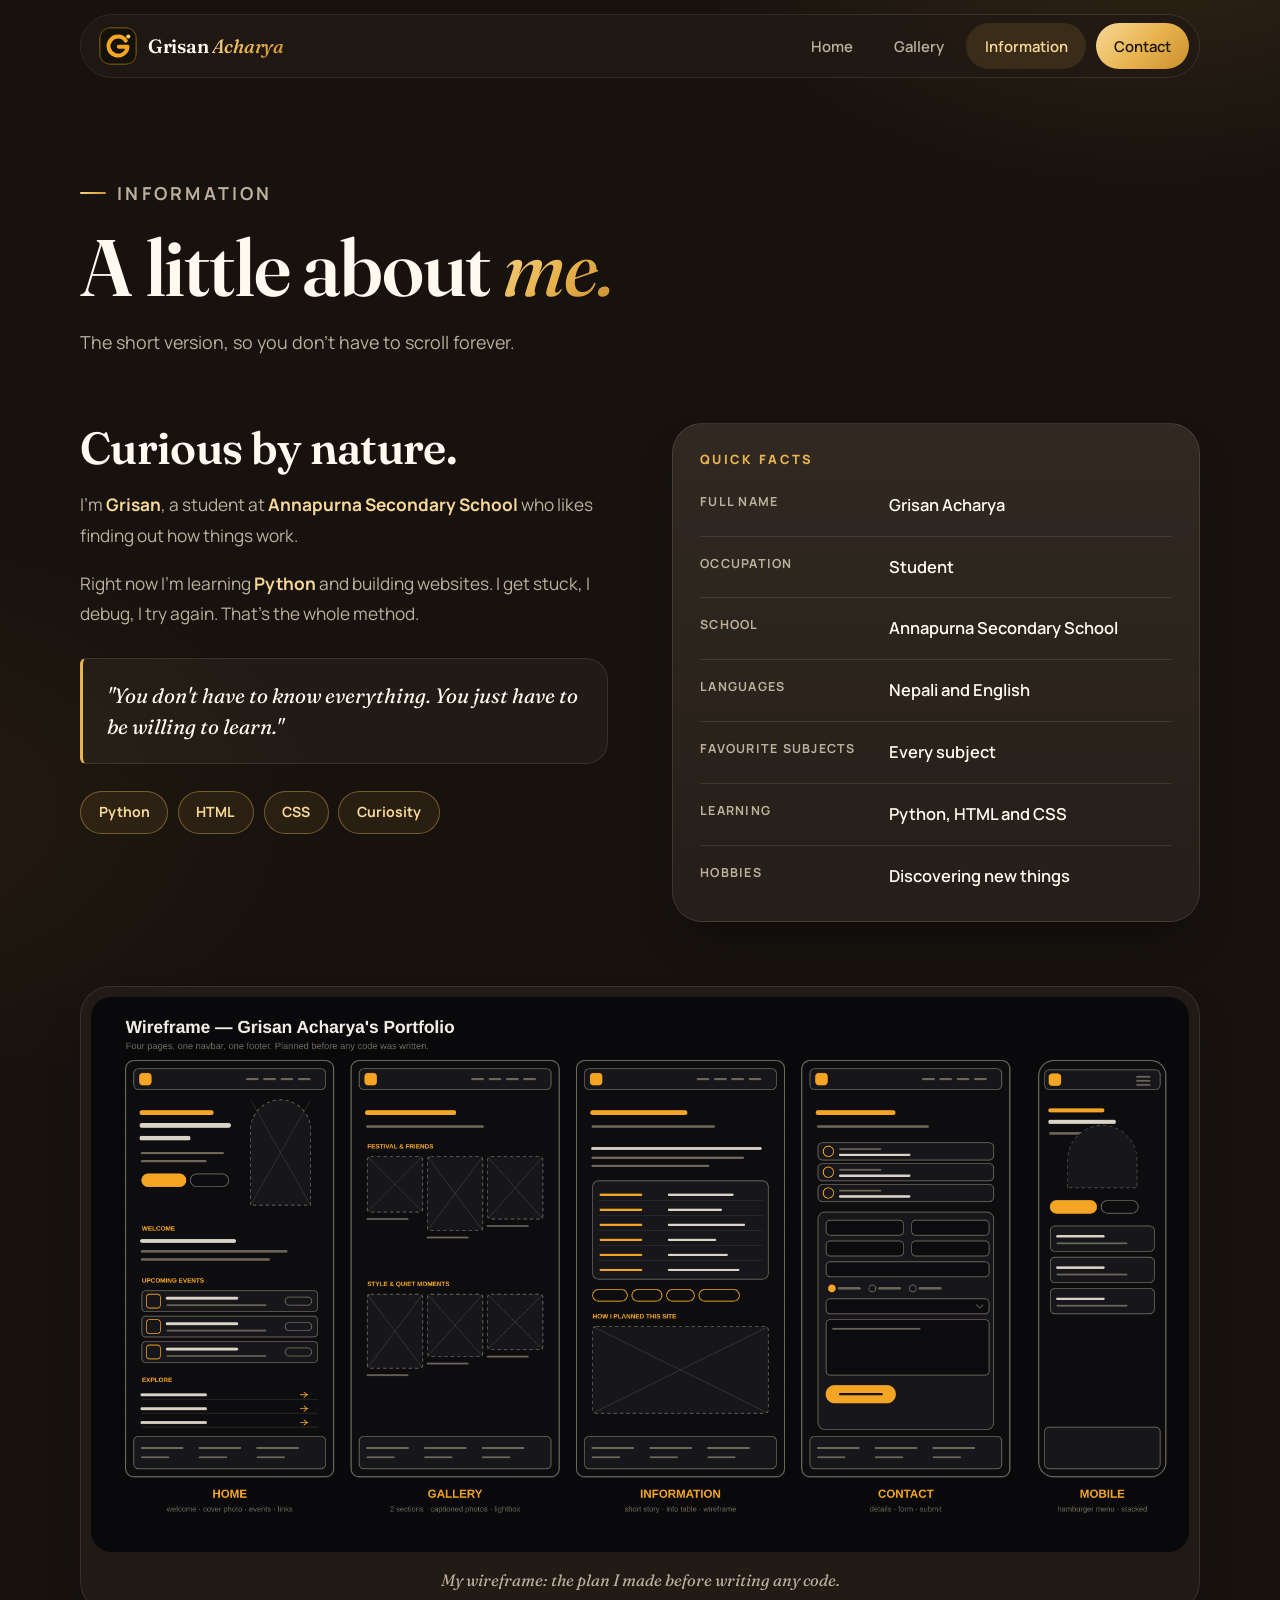
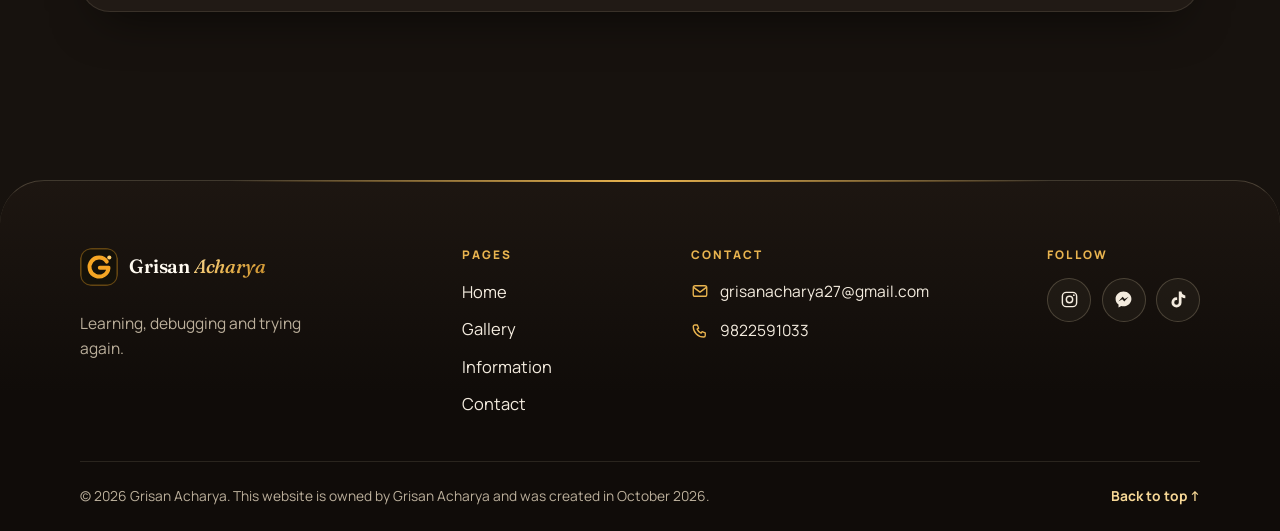
<file: information.html>
<!DOCTYPE html>
<html lang="en">
<head>
    <meta charset="UTF-8">
    <meta name="viewport" content="width=device-width, initial-scale=1.0">
    <meta name="description" content="Quick facts about Grisan Acharya, a student at Annapurna Secondary School, plus the wireframe behind this website.">
    <meta name="theme-color" content="#09090b">
    <title>Information | Grisan Acharya</title>
<link rel="icon" type="image/svg+xml" href="./images/images/logo.svg?v=2">

    <link rel="preconnect" href="https://fonts.googleapis.com">
    <link rel="preconnect" href="https://fonts.gstatic.com" crossorigin>
    <link href="https://fonts.googleapis.com/css2?family=Fraunces:ital,opsz,wght@0,9..144,500;0,9..144,600;1,9..144,400;1,9..144,500&family=Manrope:wght@400;500;600;700&display=swap" rel="stylesheet">

    <link rel="stylesheet" href="style.css">
    <script>document.documentElement.className += " js";</script>
</head>

<body id="top">

    <a class="skip-link" href="#main">Skip to content</a>

    <header class="site-header">
        <div class="wrap nav">

            <a class="brand" href="index.html" aria-label="Grisan Acharya, home">
                <img src="images/images/logo.svg" width="38" height="38" alt="">
                <span class="brand-name">Grisan <em>Acharya</em></span>
            </a>

            <button class="nav-toggle" type="button" aria-label="Open menu" aria-expanded="false" aria-controls="site-menu">
                <span></span><span></span><span></span>
            </button>

            <nav id="site-menu" class="menu" aria-label="Main">
                <a href="index.html">Home</a>
                <a href="gallery.html">Gallery</a>
                <a href="information.html" aria-current="page">Information</a>
                <a href="contact.html" class="menu-cta">Contact</a>
            </nav>

        </div>
    </header>

    <main id="main">

        <section class="page-head">
            <div class="wrap reveal">
                <p class="eyebrow">Information</p>
                <h1>A little about <em>me.</em></h1>
                <p>The short version, so you don't have to scroll forever.</p>
            </div>
        </section>

        <section class="section" style="padding-top:2rem">
            <div class="wrap">

                <div class="info-grid">

                    <div class="story reveal">
                        <h2>Curious by nature.</h2>
                        <p>I'm <mark>Grisan</mark>, a student at <mark>Annapurna Secondary School</mark> who likes finding out how things work.</p>
                        <p>Right now I'm learning <mark>Python</mark> and building websites. I get stuck, I debug, I try again. That's the whole method.</p>
                        <blockquote>"You don't have to know everything. You just have to be willing to learn."</blockquote>

                        <ul class="chips" aria-label="Things I'm learning">
                            <li>Python</li>
                            <li>HTML</li>
                            <li>CSS</li>
                            <li>Curiosity</li>
                        </ul>
                    </div>

                    <div class="card info-card reveal">
                        <h2>Quick facts</h2>
                        <table class="info-table">
                            <tbody>
                                <tr><th scope="row">Full name</th><td>Grisan Acharya</td></tr>
                                <tr><th scope="row">Occupation</th><td>Student</td></tr>
                                <tr><th scope="row">School</th><td>Annapurna Secondary School</td></tr>
                                <tr><th scope="row">Languages</th><td>Nepali and English</td></tr>
                                <tr><th scope="row">Favourite subjects</th><td>Every subject</td></tr>
                                <tr><th scope="row">Learning</th><td>Python, HTML and CSS</td></tr>
                                <tr><th scope="row">Hobbies</th><td>Discovering new things</td></tr>
                            </tbody>
                        </table>
                    </div>

                </div>

                <figure class="plan reveal">
                    <button class="shot-btn" type="button" data-lightbox aria-label="Open the wireframe bigger">
                        <img src="images/images/wireframe.png" width="1900" height="960" loading="lazy"
                             alt="Wireframe sketch of the Home, Gallery, Information and Contact pages and the mobile layout">
                    </button>
                    <figcaption>My wireframe: the plan I made before writing any code.</figcaption>
                </figure>

            </div>
        </section>
    </main>

    <footer class="site-footer">
        <div class="wrap">

            <div class="footer-top">

                <div class="footer-brand">
                    <a class="brand" href="index.html" aria-label="Grisan Acharya, home">
                        <img src="images/images/logo.svg" width="38" height="38" alt="">
                        <span class="brand-name">Grisan <em>Acharya</em></span>
                    </a>
                    <p>Learning, debugging and trying again.</p>
                </div>

                <nav aria-label="Footer">
                    <h3>Pages</h3>
                    <div class="footer-nav">
                    <a href="index.html">Home</a>
                    <a href="gallery.html">Gallery</a>
                    <a href="information.html">Information</a>
                    <a href="contact.html">Contact</a>
                    </div>
                </nav>

                <div>
                    <h3>Contact</h3>
                    <div class="footer-contact">
                        <a href="mailto:grisanacharya27@gmail.com"><svg class="icon" viewBox="0 0 24 24" fill="none" stroke="currentColor" stroke-width="1.8" stroke-linecap="round" stroke-linejoin="round" aria-hidden="true"><rect x="3" y="5" width="18" height="14" rx="2.5"/><path d="m4 7.5 8 6 8-6"/></svg>grisanacharya27@gmail.com</a>
                        <a href="tel:9822591033"><svg class="icon" viewBox="0 0 24 24" fill="none" stroke="currentColor" stroke-width="1.8" stroke-linecap="round" stroke-linejoin="round" aria-hidden="true"><path d="M5 4h3.5l1.7 4.2-2.1 1.3a11 11 0 0 0 5.4 5.4l1.3-2.1L19 14.5V18a2 2 0 0 1-2 2A14 14 0 0 1 3 6a2 2 0 0 1 2-2Z"/></svg>9822591033</a>
                    </div>
                </div>

                <div>
                    <h3>Follow</h3>
                    <div class="socials">
                        <a href="https://www.instagram.com/grisanacharya/" target="_blank" rel="noopener noreferrer" aria-label="Instagram (opens in a new tab)" title="Instagram"><svg viewBox="0 0 24 24" fill="none" stroke="currentColor" stroke-width="1.8" aria-hidden="true"><rect x="3" y="3" width="18" height="18" rx="5"/><circle cx="12" cy="12" r="4"/><circle cx="17.5" cy="6.5" r="1.1" fill="currentColor" stroke="none"/></svg></a>
                        <a href="https://m.me/GrisanAcharya01" target="_blank" rel="noopener noreferrer" aria-label="Messenger (opens in a new tab)" title="Messenger"><svg viewBox="0 0 24 24" fill="currentColor" aria-hidden="true"><path d="M12 2C6.48 2 2 6.14 2 11.25c0 2.91 1.45 5.5 3.72 7.2V22l3.4-1.87c.91.25 1.88.38 2.88.38 5.52 0 10-4.14 10-9.26C22 6.14 17.52 2 12 2Zm1 12.45-2.55-2.72-4.98 2.72 5.48-5.82 2.62 2.72 4.91-2.72L13 14.45Z"/></svg></a>
                        <a href="https://www.tiktok.com/@grisan25" target="_blank" rel="noopener noreferrer" aria-label="TikTok (opens in a new tab)" title="TikTok"><svg viewBox="0 0 24 24" fill="currentColor" aria-hidden="true"><path d="M19.59 6.69a4.83 4.83 0 0 1-3.77-4.25V2h-3.45v13.67a2.9 2.9 0 0 1-2.9 2.9 2.9 2.9 0 0 1-2.9-2.9 2.9 2.9 0 0 1 2.9-2.9c.3 0 .59.05.86.13V9.37a6.3 6.3 0 0 0-.86-.06A6.36 6.36 0 0 0 3.11 15.7a6.36 6.36 0 0 0 6.36 6.36 6.36 6.36 0 0 0 6.36-6.36V8.76a8.2 8.2 0 0 0 4.8 1.54V6.85a4.85 4.85 0 0 1-1.04-.16Z"/></svg></a>
                    </div>
                </div>

            </div>

            <div class="footer-bottom">
                <p>&copy; 2026 Grisan Acharya. This website is owned by Grisan Acharya and was created in October 2026.</p>
                <a href="#top">Back to top &uarr;</a>
            </div>

        </div>
    </footer>

    <script src="script.js"></script>
</body>
</html>
</file>
<file: style.css>
/* =========================================================
   Grisan Acharya — Personal Portfolio
   One stylesheet shared by all four pages.

   Theme: "Espresso & Champagne"
   Warm dark browns (never pitch black), cream text,
   soft champagne-gold accents, rounded friendly cards.
   ========================================================= */

/* ---------- 1. Design tokens ---------- */
:root {
    /* surfaces: warm browns, each step a little lighter */
    --bg: #17120e;
    --bg-deep: #100c09;
    --surface: #211a15;
    --surface-2: #2a221b;
    --line: rgba(255, 233, 196, 0.11);
    --line-strong: rgba(255, 233, 196, 0.2);

    /* text */
    --text: #f4ecdf;
    --muted: #bcb09c;
    --white: #fffaf0;

    /* accents */
    --gold: #e9b44f;
    --gold-soft: #f7d896;
    --gold-deep: #c58a26;
    --ink: #1e1507;
    --gold-grad: linear-gradient(135deg, #f7d896 0%, #e9b44f 52%, #c98f2d 100%);

    --font-display: "Fraunces", Georgia, serif;
    --font-body: "Manrope", system-ui, -apple-system, "Segoe UI", sans-serif;
    --font-code: ui-monospace, "SFMono-Regular", Menlo, Consolas, monospace;

    --radius-lg: 30px;
    --radius: 22px;
    --radius-sm: 14px;
    --shadow: 0 24px 50px -24px rgba(0, 0, 0, 0.65);
    --shadow-gold: 0 14px 34px -12px rgba(233, 180, 79, 0.55);
    --header-h: 84px;
}

/* ---------- 2. Base ---------- */
*,
*::before,
*::after { box-sizing: border-box; }

html { scroll-behavior: smooth; scroll-padding-top: calc(var(--header-h) + 16px); }

body {
    margin: 0;
    min-height: 100vh;
    display: flex;
    flex-direction: column;
    font-family: var(--font-body);
    font-size: 1.03rem;
    line-height: 1.75;
    color: var(--text);
    background:
        radial-gradient(800px 520px at 90% -6%, rgba(233, 180, 79, 0.14), transparent 62%),
        radial-gradient(700px 480px at -8% 38%, rgba(197, 138, 38, 0.08), transparent 60%),
        var(--bg);
    -webkit-font-smoothing: antialiased;
}

body.menu-open { overflow: hidden; }

main { flex: 1; }

img { display: block; max-width: 100%; height: auto; }
a { color: inherit; text-decoration: none; }

h1, h2, h3 {
    margin: 0;
    font-family: var(--font-display);
    font-weight: 600;
    line-height: 1.12;
    letter-spacing: -0.015em;
    color: var(--white);
}

p { margin: 0; }
ul, ol { margin: 0; padding: 0; list-style: none; }

em {
    font-style: italic;
    font-weight: 500;
    background: var(--gold-grad);
    -webkit-background-clip: text;
    background-clip: text;
    -webkit-text-fill-color: transparent;
    color: var(--gold);
}

mark { background: none; color: var(--gold-soft); font-weight: 700; }

::selection { background: var(--gold); color: var(--ink); }

:focus-visible { outline: 2px solid var(--gold); outline-offset: 3px; border-radius: 8px; }

/* slim, warm scrollbar */
html { scrollbar-color: #4a3d2f var(--bg); scrollbar-width: thin; }

.wrap { width: min(1120px, 100% - 2.5rem); margin-inline: auto; }

.skip-link {
    position: absolute;
    left: 1rem;
    top: -64px;
    z-index: 300;
    padding: 0.6rem 1rem;
    border-radius: 12px;
    background: var(--gold);
    color: var(--ink);
    font-weight: 700;
}
.skip-link:focus { top: 1rem; }

.eyebrow {
    display: inline-flex;
    align-items: center;
    gap: 0.7rem;
    margin-bottom: 1.1rem;
    font-size: 0.78rem;
    font-weight: 700;
    letter-spacing: 0.18em;
    text-transform: uppercase;
    color: var(--gold);
}
.eyebrow::before { content: ""; width: 26px; height: 2px; border-radius: 2px; background: var(--gold-grad); }

.section { padding-block: clamp(3rem, 8vw, 6rem); }

.section-head { max-width: 640px; margin-bottom: clamp(1.8rem, 4vw, 3rem); }
.section-head h2,
.split h2 { font-size: clamp(2.1rem, 4.8vw, 3.2rem); }
.section-head p { margin-top: 1rem; color: var(--muted); }

/* ---------- 3. Buttons ---------- */
.btn {
    display: inline-flex;
    align-items: center;
    justify-content: center;
    gap: 0.55rem;
    padding: 0.95rem 1.7rem;
    border: 1px solid transparent;
    border-radius: 999px;
    font: 700 0.96rem/1 var(--font-body);
    cursor: pointer;
    transition: transform 0.25s, box-shadow 0.25s, background 0.25s, color 0.25s, border-color 0.25s;
}
.btn-primary { background: var(--gold-grad); color: var(--ink); box-shadow: var(--shadow-gold); }
.btn-primary:hover { transform: translateY(-3px); box-shadow: 0 18px 38px -12px rgba(233, 180, 79, 0.75); }
.btn-ghost { border-color: var(--line-strong); color: var(--text); background: rgba(255, 233, 196, 0.04); }
.btn-ghost:hover { border-color: var(--gold); color: var(--gold-soft); transform: translateY(-3px); }

/* ---------- 4. Floating pill navbar ---------- */
.site-header {
    position: sticky;
    top: 0;
    z-index: 100;
    padding-top: 0.9rem;
    pointer-events: none;          /* only the pill itself is clickable */
}

.nav {
    position: relative;
    pointer-events: auto;
    height: 64px;
    display: flex;
    align-items: center;
    justify-content: space-between;
    gap: 1rem;
    padding: 0 0.6rem 0 1.1rem;
    border: 1px solid var(--line);
    border-radius: 999px;
    transition: box-shadow 0.3s, border-color 0.3s;
}
/* blur lives on a pseudo-element so it can't trap the fixed mobile menu */
.nav::before {
    content: "";
    position: absolute;
    inset: 0;
    z-index: -1;
    border-radius: inherit;
    background: rgba(33, 26, 21, 0.8);
    backdrop-filter: blur(16px) saturate(140%);
    -webkit-backdrop-filter: blur(16px) saturate(140%);
}
.site-header.scrolled .nav { border-color: var(--line-strong); box-shadow: 0 18px 40px -20px rgba(0, 0, 0, 0.8); }

.brand { position: relative; z-index: 60; display: inline-flex; align-items: center; gap: 0.7rem; }
.brand img { width: 38px; height: 38px; border-radius: 12px; }
.brand-name { font-family: var(--font-display); font-size: 1.2rem; font-weight: 600; color: var(--white); letter-spacing: -0.01em; }

.menu { display: flex; align-items: center; gap: 0.25rem; }
.menu a {
    padding: 0.62rem 1.15rem;
    border-radius: 999px;
    font-size: 0.93rem;
    font-weight: 600;
    color: var(--muted);
    transition: color 0.2s, background 0.2s;
}
.menu a:hover { color: var(--white); background: rgba(255, 233, 196, 0.07); }
.menu a[aria-current="page"] { color: var(--gold-soft); background: rgba(233, 180, 79, 0.13); }
.menu a.menu-cta { margin-left: 0.35rem; background: var(--gold-grad); color: var(--ink); }
.menu a.menu-cta:hover { box-shadow: var(--shadow-gold); transform: translateY(-1px); }
.menu a.menu-cta[aria-current="page"] { box-shadow: var(--shadow-gold); }

.nav-toggle {
    position: relative;
    z-index: 60;
    display: none;
    width: 46px;
    height: 46px;
    padding: 0;
    border: 1px solid var(--line);
    border-radius: 50%;
    background: rgba(255, 233, 196, 0.06);
    cursor: pointer;
    flex-direction: column;
    align-items: center;
    justify-content: center;
    gap: 5px;
}
.nav-toggle span {
    display: block;
    width: 18px;
    height: 2px;
    border-radius: 2px;
    background: var(--text);
    transition: transform 0.3s, opacity 0.2s;
}
.nav-toggle[aria-expanded="true"] span:nth-child(1) { transform: translateY(7px) rotate(45deg); }
.nav-toggle[aria-expanded="true"] span:nth-child(2) { opacity: 0; }
.nav-toggle[aria-expanded="true"] span:nth-child(3) { transform: translateY(-7px) rotate(-45deg); }

/* ---------- 5. Social icons ---------- */
.socials { display: flex; gap: 0.65rem; }
.socials a {
    display: grid;
    place-items: center;
    width: 44px;
    height: 44px;
    border: 1px solid var(--line-strong);
    border-radius: 50%;
    background: rgba(255, 233, 196, 0.04);
    color: var(--text);
    transition: transform 0.25s, color 0.25s, border-color 0.25s, background 0.25s, box-shadow 0.25s;
}
.socials a:hover { transform: translateY(-4px); color: var(--ink); background: var(--gold-grad); border-color: transparent; box-shadow: var(--shadow-gold); }
.socials svg { width: 19px; height: 19px; }
.socials.small a { width: 38px; height: 38px; }
.socials.small svg { width: 16px; height: 16px; }

.icon { width: 18px; height: 18px; flex-shrink: 0; }

/* ---------- 6. Home: hero ---------- */
.hero { padding-block: clamp(1.8rem, 5vw, 4rem) clamp(3rem, 7vw, 5rem); }

.hero-grid {
    display: grid;
    grid-template-columns: minmax(0, 1.1fr) minmax(0, 0.9fr);
    align-items: center;
    gap: clamp(2.5rem, 6vw, 5rem);
}

.hero h1 { font-size: clamp(3rem, 8vw, 5.5rem); line-height: 1; }
.wave { display: inline-block; font-size: 0.7em; transform-origin: 70% 70%; animation: wave 2.6s ease-in-out 1s 2; }
@keyframes wave {
    0%, 60%, 100% { transform: rotate(0); }
    10%, 30% { transform: rotate(16deg); }
    20%, 40% { transform: rotate(-10deg); }
    50% { transform: rotate(8deg); }
}

.tagline {
    margin-top: 1.2rem;
    font-family: var(--font-display);
    font-size: clamp(1.25rem, 2.6vw, 1.65rem);
    font-style: italic;
    color: var(--gold-soft);
}
.lead { margin-top: 1.1rem; max-width: 46ch; color: var(--muted); font-size: 1.1rem; }

.hero-actions { display: flex; flex-wrap: wrap; gap: 0.9rem; margin-top: 2.1rem; }
.hero-meta { display: flex; flex-wrap: wrap; align-items: center; gap: 1.2rem 1.6rem; margin-top: 2.2rem; }

.code-chip {
    padding: 0.5rem 1rem;
    border: 1px solid var(--line);
    border-radius: 12px;
    background: var(--surface);
    font-family: var(--font-code);
    font-size: 0.85rem;
    color: var(--gold-soft);
}
.code-chip::after {
    content: "";
    display: inline-block;
    width: 7px;
    height: 1em;
    margin-left: 4px;
    vertical-align: text-bottom;
    background: var(--gold);
    animation: blink 1.1s steps(1) infinite;
}
@keyframes blink { 50% { opacity: 0; } }

.hero-photo { position: relative; margin: 0; justify-self: center; width: min(100%, 420px); }
.hero-photo::before {            /* soft golden glow behind the photo */
    content: "";
    position: absolute;
    inset: 8% -12% -8% -12%;
    z-index: 0;
    background: radial-gradient(closest-side, rgba(233, 180, 79, 0.28), transparent 72%);
    filter: blur(10px);
}
.hero-photo::after {             /* offset gold outline */
    content: "";
    position: absolute;
    inset: 18px -18px -18px 18px;
    z-index: 0;
    border: 1px solid rgba(233, 180, 79, 0.55);
    border-radius: 220px 220px 32px 32px;
}
.arch {
    position: relative;
    z-index: 1;
    overflow: hidden;
    border: 6px solid var(--surface-2);
    border-radius: 220px 220px 32px 32px;
    background: var(--surface);
    box-shadow: var(--shadow);
    aspect-ratio: 3 / 4;
}
.arch img { width: 100%; height: 100%; object-fit: cover; object-position: center 25%; }

.photo-tag,
.chip-float {
    position: absolute;
    z-index: 3;
    display: inline-flex;
    align-items: center;
    gap: 0.55rem;
    padding: 0.65rem 1.05rem;
    border: 1px solid var(--line-strong);
    border-radius: 999px;
    background: rgba(33, 26, 21, 0.9);
    backdrop-filter: blur(10px);
    -webkit-backdrop-filter: blur(10px);
    box-shadow: var(--shadow);
    font-size: 0.85rem;
    font-weight: 700;
    color: var(--white);
}
.photo-tag { left: -16px; bottom: 30px; }
.photo-tag::before { content: ""; width: 8px; height: 8px; border-radius: 50%; background: var(--gold); box-shadow: 0 0 0 4px rgba(233, 180, 79, 0.22); }
.chip-float { right: -14px; top: 38px; color: var(--gold-soft); animation: float 5s ease-in-out infinite; }
@keyframes float { 50% { transform: translateY(-9px); } }

/* ---------- 7. Home: welcome, events, explore ---------- */
.split { display: grid; grid-template-columns: minmax(0, 1fr) minmax(0, 1fr); gap: clamp(1.5rem, 5vw, 4rem); align-items: start; }
.split p { color: var(--muted); font-size: 1.1rem; }

.facts { display: grid; grid-template-columns: repeat(3, minmax(0, 1fr)); gap: 1rem; margin-top: clamp(2rem, 5vw, 3.2rem); }
.facts li {
    padding: 1.5rem 1.6rem;
    border: 1px solid var(--line);
    border-radius: var(--radius);
    background: linear-gradient(180deg, rgba(255, 233, 196, 0.06), rgba(255, 233, 196, 0.02)), var(--surface);
    box-shadow: var(--shadow);
    transition: transform 0.3s, border-color 0.3s;
}
.facts li:hover { transform: translateY(-4px); border-color: rgba(233, 180, 79, 0.45); }
.facts span { display: block; font-size: 0.74rem; font-weight: 700; letter-spacing: 0.16em; text-transform: uppercase; color: var(--gold); }
.facts b { display: block; margin-top: 0.4rem; font-family: var(--font-display); font-size: 1.25rem; font-weight: 500; color: var(--white); line-height: 1.3; }

.events { display: grid; gap: 0.9rem; }
.event {
    display: grid;
    grid-template-columns: 80px minmax(0, 1fr) auto;
    align-items: center;
    gap: 1.4rem;
    padding: 1.1rem 1.5rem 1.1rem 1.1rem;
    border: 1px solid var(--line);
    border-radius: var(--radius);
    background: linear-gradient(180deg, rgba(255, 233, 196, 0.05), rgba(255, 233, 196, 0.015)), var(--surface);
    transition: transform 0.3s, border-color 0.3s, box-shadow 0.3s;
}
.event:hover { transform: translateX(6px); border-color: rgba(233, 180, 79, 0.45); box-shadow: var(--shadow); }
.event time {
    display: flex;
    flex-direction: column;
    align-items: center;
    padding: 0.65rem 0;
    border-radius: 18px;
    background: var(--gold-grad);
    color: var(--ink);
    line-height: 1.05;
}
.event time b { font-family: var(--font-display); font-size: 1.8rem; }
.event time span { font-size: 0.72rem; font-weight: 800; letter-spacing: 0.14em; text-transform: uppercase; }
.event h3 { font-size: 1.35rem; }
.event p { margin-top: 0.25rem; color: var(--muted); font-size: 0.96rem; line-height: 1.5; }
.pill {
    padding: 0.45rem 1rem;
    border: 1px solid rgba(233, 180, 79, 0.4);
    border-radius: 999px;
    background: rgba(233, 180, 79, 0.1);
    font-size: 0.8rem;
    font-weight: 700;
    white-space: nowrap;
    color: var(--gold-soft);
}
.event.done { opacity: 0.55; }

/* icon cards that link to the other pages */
.go-grid { display: grid; grid-template-columns: repeat(3, minmax(0, 1fr)); gap: 1.1rem; }
.go-card {
    position: relative;
    display: flex;
    flex-direction: column;
    padding: 2rem 1.8rem 1.7rem;
    border: 1px solid var(--line);
    border-radius: var(--radius-lg);
    background: linear-gradient(180deg, rgba(255, 233, 196, 0.07), rgba(255, 233, 196, 0.02)), var(--surface);
    box-shadow: var(--shadow);
    overflow: hidden;
    transition: transform 0.35s, border-color 0.35s, box-shadow 0.35s;
}
.go-card::after {                /* warm glow that appears on hover */
    content: "";
    position: absolute;
    right: -60px;
    top: -60px;
    width: 180px;
    height: 180px;
    border-radius: 50%;
    background: radial-gradient(closest-side, rgba(233, 180, 79, 0.3), transparent);
    opacity: 0;
    transition: opacity 0.4s;
}
.go-card:hover { transform: translateY(-8px); border-color: rgba(233, 180, 79, 0.5); box-shadow: 0 30px 60px -26px rgba(0, 0, 0, 0.8); }
.go-card:hover::after { opacity: 1; }
.go-ico {
    display: grid;
    place-items: center;
    width: 58px;
    height: 58px;
    margin-bottom: 1.4rem;
    border: 1px solid rgba(233, 180, 79, 0.35);
    border-radius: 18px;
    background: rgba(233, 180, 79, 0.1);
    color: var(--gold);
    transition: background 0.3s, color 0.3s, transform 0.3s;
}
.go-ico svg { width: 26px; height: 26px; }
.go-card:hover .go-ico { background: var(--gold-grad); color: var(--ink); transform: rotate(-6deg) scale(1.05); }
.go-card h3 { font-size: 1.7rem; }
.go-card p { margin-top: 0.5rem; color: var(--muted); }
.go-link { margin-top: auto; padding-top: 1.5rem; display: inline-flex; align-items: center; gap: 0.5rem; font-weight: 700; font-size: 0.93rem; color: var(--gold-soft); }
.go-link svg { width: 18px; height: 18px; transition: transform 0.3s; }
.go-card:hover .go-link svg { transform: translateX(6px); }

/* ---------- 8. Inner pages: page header ---------- */
.page-head { padding-block: clamp(2.5rem, 7vw, 5rem) clamp(1rem, 3vw, 2rem); }
.page-head h1 { font-size: clamp(2.9rem, 7.5vw, 5rem); line-height: 1.02; }
.page-head p { margin-top: 1.2rem; max-width: 50ch; color: var(--muted); font-size: 1.12rem; }

/* ---------- 9. Gallery ---------- */
.gallery-section + .gallery-section { margin-top: clamp(3.5rem, 8vw, 5.5rem); }
.gallery-title { display: flex; align-items: baseline; justify-content: space-between; gap: 1rem; flex-wrap: wrap; margin-bottom: 1.5rem; }
.gallery-title h2 { font-size: clamp(1.8rem, 3.8vw, 2.5rem); }
.gallery-title p { color: var(--muted); font-style: italic; }

.photo-grid { display: grid; grid-template-columns: repeat(3, minmax(0, 1fr)); gap: 1.1rem; }
.photo-grid.wide-first { grid-template-columns: repeat(4, minmax(0, 1fr)); }
.photo-grid.wide-first .shot:first-child { grid-column: span 2; }
.photo-grid .shot { display: flex; flex-direction: column; }
.photo-grid .shot-btn { flex: 1; display: flex; min-height: 0; }
.photo-grid .shot-btn img { height: 100%; object-fit: cover; }

/* photos sit in soft "frames" with the caption underneath */
.shot {
    margin: 0;
    padding: 0.6rem;
    border: 1px solid var(--line);
    border-radius: var(--radius-lg);
    background: linear-gradient(180deg, rgba(255, 233, 196, 0.07), rgba(255, 233, 196, 0.02)), var(--surface);
    box-shadow: var(--shadow);
    transition: transform 0.4s, border-color 0.4s;
}
.shot:hover { transform: translateY(-6px); border-color: rgba(233, 180, 79, 0.45); }
.shot-btn { position: relative; display: block; width: 100%; padding: 0; border: 0; border-radius: calc(var(--radius-lg) - 0.6rem); background: none; overflow: hidden; cursor: zoom-in; }
.shot-btn::after {               /* small "expand" hint */
    content: "";
    position: absolute;
    right: 0.8rem;
    bottom: 0.8rem;
    width: 38px;
    height: 38px;
    border-radius: 50%;
    background: rgba(23, 18, 14, 0.75) url("data:image/svg+xml,%3Csvg xmlns='http://www.w3.org/2000/svg' viewBox='0 0 24 24' fill='none' stroke='%23f7d896' stroke-width='2' stroke-linecap='round' stroke-linejoin='round'%3E%3Cpath d='M15 3h6v6M9 21H3v-6M21 3l-7 7M3 21l7-7'/%3E%3C/svg%3E") center / 18px no-repeat;
    opacity: 0;
    transform: scale(0.8);
    transition: opacity 0.3s, transform 0.3s;
}
.shot:hover .shot-btn::after,
.shot-btn:focus-visible::after { opacity: 1; transform: none; }
.shot-btn img { width: 100%; height: auto; transition: transform 0.7s cubic-bezier(0.2, 0.7, 0.2, 1); }
.shot:hover .shot-btn img { transform: scale(1.05); }
.shot figcaption { padding: 0.95rem 0.8rem 0.6rem; text-align: center; font-family: var(--font-display); font-style: italic; font-size: 1.05rem; line-height: 1.4; color: var(--text); }

/* ---------- 10. Information ---------- */
.info-grid { display: grid; grid-template-columns: minmax(0, 1fr) minmax(0, 1fr); gap: clamp(2rem, 5vw, 4rem); align-items: start; }
.story h2 { font-size: clamp(2rem, 4vw, 2.8rem); }
.story p { margin-top: 1.1rem; color: var(--muted); font-size: 1.08rem; }
.story blockquote {
    margin: 1.8rem 0 0;
    padding: 1.3rem 1.5rem;
    border: 1px solid var(--line);
    border-left: 3px solid var(--gold);
    border-radius: 6px var(--radius) var(--radius) 6px;
    background: rgba(255, 233, 196, 0.04);
    font-family: var(--font-display);
    font-style: italic;
    font-size: 1.3rem;
    line-height: 1.5;
    color: var(--white);
}

.card {
    border: 1px solid var(--line);
    border-radius: var(--radius-lg);
    background: linear-gradient(180deg, rgba(255, 233, 196, 0.07), rgba(255, 233, 196, 0.02)), var(--surface);
    box-shadow: var(--shadow);
}
.info-card { padding: 0.8rem 1.7rem 0.9rem; }
.info-card h2 { padding: 1rem 0 0.5rem; font-family: var(--font-body); font-size: 0.8rem; font-weight: 800; letter-spacing: 0.18em; text-transform: uppercase; color: var(--gold); }
.info-table { width: 100%; border-collapse: collapse; }
.info-table th,
.info-table td { padding: 1rem 0; text-align: left; vertical-align: top; border-bottom: 1px solid var(--line); }
.info-table tr:last-child th,
.info-table tr:last-child td { border-bottom: 0; }
.info-table th { width: 40%; padding-right: 1rem; font-size: 0.78rem; font-weight: 700; letter-spacing: 0.1em; text-transform: uppercase; color: var(--muted); }
.info-table td { color: var(--white); font-weight: 600; }
.info-table tr { transition: background 0.2s; }
.info-table tr:hover { background: rgba(255, 233, 196, 0.035); }

.chips { display: flex; flex-wrap: wrap; gap: 0.6rem; margin-top: 1.7rem; }
.chips li { padding: 0.5rem 1.1rem; border: 1px solid rgba(233, 180, 79, 0.4); border-radius: 999px; background: rgba(233, 180, 79, 0.08); font-size: 0.88rem; font-weight: 700; color: var(--gold-soft); }

.plan { margin: clamp(2.5rem, 6vw, 4rem) 0 0; padding: 0.6rem; border: 1px solid var(--line); border-radius: var(--radius-lg); background: var(--surface); box-shadow: var(--shadow); }
.plan .shot-btn { border-radius: calc(var(--radius-lg) - 0.6rem); }
.plan figcaption { padding: 0.9rem 0 0.4rem; text-align: center; font-family: var(--font-display); font-style: italic; color: var(--muted); }

/* ---------- 11. Contact ---------- */
.contact-grid { display: grid; grid-template-columns: minmax(0, 0.8fr) minmax(0, 1.2fr); gap: clamp(2rem, 5vw, 4rem); align-items: start; }

.contact-list { display: grid; gap: 1rem; }
.contact-item { display: flex; align-items: center; gap: 1.1rem; padding: 1.2rem 1.4rem; transition: border-color 0.3s, transform 0.3s; }
.contact-item:hover { border-color: rgba(233, 180, 79, 0.5); transform: translateX(6px); }
.contact-item .ico { display: grid; place-items: center; flex-shrink: 0; width: 48px; height: 48px; border-radius: 16px; background: rgba(233, 180, 79, 0.12); color: var(--gold); }
.contact-item .ico svg { width: 22px; height: 22px; }
.contact-item small { display: block; font-size: 0.72rem; font-weight: 700; letter-spacing: 0.14em; text-transform: uppercase; color: var(--muted); }
.contact-item span { overflow-wrap: anywhere; font-weight: 700; color: var(--white); }

.reply-note { display: flex; align-items: center; gap: 0.7rem; margin-top: 1rem; padding: 0.9rem 1.2rem; border: 1px dashed rgba(233, 180, 79, 0.4); border-radius: var(--radius); color: var(--gold-soft); font-size: 0.93rem; font-weight: 600; }
.reply-note svg { width: 20px; height: 20px; flex-shrink: 0; }

.contact-follow { margin-top: 1.8rem; }
.contact-follow p { margin-bottom: 0.8rem; color: var(--muted); }

.form-card { padding: clamp(1.5rem, 4vw, 2.4rem); }
.form-card form > h2 { font-size: 1.8rem; }
.form-card form > p { margin: 0.5rem 0 1.7rem; color: var(--muted); }

.form-grid { display: grid; grid-template-columns: repeat(2, minmax(0, 1fr)); gap: 1.2rem; }
.field { display: flex; flex-direction: column; gap: 0.5rem; min-width: 0; }
.field.full { grid-column: 1 / -1; }
.field label,
.field legend { padding: 0; font-size: 0.84rem; font-weight: 700; letter-spacing: 0.03em; color: var(--text); }
fieldset.field { margin: 0; padding: 0; border: 0; }

.field input[type="text"],
.field input[type="tel"],
.field input[type="email"],
.field select,
.field textarea {
    width: 100%;
    padding: 0.9rem 1.1rem;
    border: 1px solid var(--line-strong);
    border-radius: var(--radius-sm);
    background: rgba(16, 12, 9, 0.55);
    color: var(--white);
    font: inherit;
    font-size: 0.98rem;
    transition: border-color 0.2s, box-shadow 0.2s, background 0.2s;
}
.field textarea { min-height: 150px; resize: vertical; }
.field input::placeholder,
.field textarea::placeholder { color: #857a69; }
.field input:hover,
.field select:hover,
.field textarea:hover { border-color: rgba(233, 180, 79, 0.45); }
.field input:focus,
.field select:focus,
.field textarea:focus { outline: none; border-color: var(--gold); background: rgba(16, 12, 9, 0.8); box-shadow: 0 0 0 4px rgba(233, 180, 79, 0.18); }
.field input:user-invalid,
.field select:user-invalid,
.field textarea:user-invalid { border-color: #e8765f; }

.field select {
    appearance: none;
    -webkit-appearance: none;
    padding-right: 2.8rem;
    background-image: url("data:image/svg+xml,%3Csvg xmlns='http://www.w3.org/2000/svg' viewBox='0 0 24 24' fill='none' stroke='%23e9b44f' stroke-width='2' stroke-linecap='round' stroke-linejoin='round'%3E%3Cpath d='m6 9 6 6 6-6'/%3E%3C/svg%3E");
    background-repeat: no-repeat;
    background-position: right 1rem center;
    background-size: 18px;
}
.field select option { background: var(--surface); color: var(--text); }

.radios { display: flex; flex-wrap: wrap; gap: 0.65rem; }
.radios label { position: relative; font-weight: 600; letter-spacing: 0; }
.radios input { position: absolute; opacity: 0; inset: 0; cursor: pointer; }
.radios span { display: inline-block; padding: 0.6rem 1.2rem; border: 1px solid var(--line-strong); border-radius: 999px; font-size: 0.92rem; color: var(--muted); transition: all 0.25s; }
.radios label:hover span { border-color: rgba(233, 180, 79, 0.5); color: var(--text); }
.radios input:checked + span { border-color: var(--gold); background: rgba(233, 180, 79, 0.15); color: var(--gold-soft); }
.radios input:focus-visible + span { outline: 2px solid var(--gold); outline-offset: 3px; }

.form-actions { display: flex; flex-wrap: wrap; align-items: center; gap: 1rem 1.2rem; margin-top: 1.8rem; }
.form-actions small { color: var(--muted); }

.thanks { text-align: center; padding: clamp(1rem, 4vw, 2rem) 0; }
.thanks[hidden] { display: none; }
.thanks .tick { display: grid; place-items: center; width: 70px; height: 70px; margin: 0 auto 1.3rem; border-radius: 50%; background: var(--gold-grad); color: var(--ink); box-shadow: var(--shadow-gold); }
.thanks .tick svg { width: 32px; height: 32px; }
.thanks h2 { font-size: 1.9rem; }
.thanks p { margin: 0.8rem auto 1.7rem; max-width: 38ch; color: var(--muted); }
.thanks .btn + .btn { margin-left: 0.5rem; }

/* ---------- 12. Lightbox ---------- */
.lightbox {
    position: fixed;
    inset: 0;
    z-index: 400;
    display: none;
    flex-direction: column;
    align-items: center;
    justify-content: center;
    gap: 1.1rem;
    padding: 1.2rem;
    background: rgba(12, 9, 6, 0.95);
}
.lightbox.open { display: flex; animation: fade 0.25s ease; }
.lightbox img { max-width: min(96vw, 1100px); max-height: 78vh; width: auto; height: auto; border: 6px solid var(--surface-2); border-radius: 20px; object-fit: contain; box-shadow: var(--shadow); }
.lightbox p { max-width: 60ch; text-align: center; font-family: var(--font-display); font-style: italic; font-size: 1.2rem; color: var(--text); }
.lb-btn {
    position: absolute;
    display: grid;
    place-items: center;
    width: 50px;
    height: 50px;
    border: 1px solid var(--line-strong);
    border-radius: 50%;
    background: var(--surface);
    color: var(--white);
    font-size: 1.3rem;
    cursor: pointer;
    transition: background 0.2s, color 0.2s, transform 0.2s;
}
.lb-btn:hover { background: var(--gold-grad); color: var(--ink); transform: scale(1.06); }
.lb-close { top: 1rem; right: 1rem; }
.lb-prev { left: 1rem; top: 50%; }
.lb-next { right: 1rem; top: 50%; }
@keyframes fade { from { opacity: 0; } to { opacity: 1; } }

/* ---------- 13. Footer ---------- */
.site-footer {
    position: relative;
    margin-top: clamp(2.5rem, 6vw, 4.5rem);
    padding-top: clamp(2.8rem, 6vw, 4.2rem);
    border-radius: 44px 44px 0 0;
    background: linear-gradient(180deg, #1d1611, var(--bg-deep) 60%);
    border-top: 1px solid var(--line-strong);
}
.site-footer::before {           /* thin gold line across the top edge */
    content: "";
    position: absolute;
    top: -1px;
    left: 18%;
    right: 18%;
    height: 2px;
    background: linear-gradient(90deg, transparent, var(--gold), transparent);
}

.footer-top { display: grid; grid-template-columns: 1.3fr 0.7fr 1.2fr auto; gap: clamp(1.8rem, 4vw, 3rem); align-items: start; padding-bottom: 2.6rem; }
.footer-brand p { margin-top: 1rem; max-width: 28ch; color: var(--muted); font-size: 0.97rem; line-height: 1.6; }
.site-footer h3 { margin-bottom: 1rem; font-family: var(--font-body); font-size: 0.74rem; font-weight: 800; letter-spacing: 0.18em; text-transform: uppercase; color: var(--gold); }
.footer-nav { display: grid; gap: 0.55rem; }
.footer-nav a,
.footer-contact a { color: var(--text); transition: color 0.2s, transform 0.2s; }
.footer-nav a:hover,
.footer-contact a:hover { color: var(--gold-soft); }
.footer-nav a:hover { transform: translateX(4px); }
.footer-contact { display: grid; gap: 0.8rem; }
.footer-contact a { display: flex; align-items: center; gap: 0.7rem; overflow-wrap: anywhere; font-size: 0.97rem; }
.footer-contact .icon { color: var(--gold); }

.footer-bottom { display: flex; flex-wrap: wrap; justify-content: space-between; gap: 0.6rem 2rem; padding-block: 1.4rem; border-top: 1px solid var(--line); font-size: 0.86rem; color: var(--muted); }
.footer-bottom a { color: var(--gold-soft); font-weight: 700; }

/* ---------- 14. Little extras: scroll bar + back-to-top ---------- */
.progress { position: fixed; top: 0; left: 0; z-index: 500; height: 3px; width: 0; background: var(--gold-grad); }

.to-top {
    position: fixed;
    right: 1.2rem;
    bottom: 1.2rem;
    z-index: 90;
    display: grid;
    place-items: center;
    width: 50px;
    height: 50px;
    border: 1px solid var(--line-strong);
    border-radius: 50%;
    background: rgba(33, 26, 21, 0.92);
    color: var(--gold-soft);
    box-shadow: var(--shadow);
    cursor: pointer;
    opacity: 0;
    visibility: hidden;
    transform: translateY(12px);
    transition: opacity 0.3s, transform 0.3s, visibility 0.3s, background 0.3s, color 0.3s;
}
.to-top svg { width: 20px; height: 20px; }
.to-top.show { opacity: 1; visibility: visible; transform: none; }
.to-top:hover { background: var(--gold-grad); color: var(--ink); }

/* ---------- 15. Scroll reveal ---------- */
.js .reveal { opacity: 0; transform: translateY(24px); transition: opacity 0.8s ease, transform 0.8s ease; }
.js .reveal.in { opacity: 1; transform: none; }

@media (prefers-reduced-motion: reduce) {
    html { scroll-behavior: auto; }
    .js .reveal { opacity: 1; transform: none; transition: none; }
    *, *::before, *::after { animation: none !important; }
}

/* ---------- 16. Tablet ---------- */
@media (max-width: 960px) {
    .photo-grid,
    .photo-grid.wide-first { grid-template-columns: repeat(2, minmax(0, 1fr)); }
    .photo-grid .shot:first-child { grid-column: 1 / -1 !important; }
    .go-grid { grid-template-columns: minmax(0, 1fr); }
    .go-card { flex-direction: row; flex-wrap: wrap; align-items: center; column-gap: 1.4rem; }
    .go-ico { margin-bottom: 0; }
    .go-card h3 { flex: 1; }
    .go-card p,
    .go-link { flex-basis: 100%; }
    .go-link { padding-top: 1rem; }
    .footer-top { grid-template-columns: 1fr 1fr; }
}

/* ---------- 17. Phone and small tablet ---------- */
@media (max-width: 860px) {
    :root { --header-h: 78px; }

    .nav { padding-right: 0.55rem; }
    .nav-toggle { display: flex; }

    /* the menu becomes a full-screen panel under the pill */
    .menu {
        position: fixed;
        inset: 0;
        z-index: 40;
        flex-direction: column;
        align-items: stretch;
        justify-content: center;
        gap: 0.4rem;
        padding: 6rem 1.6rem 2rem;
        background:
            radial-gradient(500px 360px at 85% 8%, rgba(233, 180, 79, 0.16), transparent 70%),
            var(--bg);
        counter-reset: item;
        opacity: 0;
        visibility: hidden;
        transform: translateY(-12px);
        transition: opacity 0.3s, transform 0.3s, visibility 0.3s;
    }
    .menu.open { opacity: 1; visibility: visible; transform: none; }
    .menu a,
    .menu a.menu-cta {
        display: flex;
        align-items: baseline;
        gap: 1rem;
        margin: 0;
        padding: 1.05rem 1.2rem;
        border-radius: var(--radius);
        background: none;
        box-shadow: none;
        font-family: var(--font-display);
        font-size: 1.9rem;
        font-weight: 600;
        color: var(--white);
    }
    .menu a::before { counter-increment: item; content: "0" counter(item); font-family: var(--font-body); font-size: 0.8rem; font-weight: 700; letter-spacing: 0.1em; color: var(--gold); }
    .menu a:hover { background: rgba(255, 233, 196, 0.06); color: var(--gold-soft); transform: none; }
    .menu a[aria-current="page"],
    .menu a.menu-cta[aria-current="page"] { background: rgba(233, 180, 79, 0.13); color: var(--gold-soft); box-shadow: none; }
    .menu a.menu-cta:hover { box-shadow: none; transform: none; }

    .hero-grid { grid-template-columns: minmax(0, 1fr); }
    .hero-photo { order: -1; width: min(76%, 330px); margin-bottom: 1.5rem; }
    .hero-photo::after { inset: 14px -12px -14px 14px; }
    .photo-tag { left: -10px; }
    .chip-float { right: -10px; }

    .split,
    .info-grid,
    .contact-grid { grid-template-columns: minmax(0, 1fr); }
}

@media (max-width: 640px) {
    body { font-size: 1rem; }
    .brand-name { font-size: 1.1rem; }

    .facts { grid-template-columns: minmax(0, 1fr); }

    .event { grid-template-columns: 66px minmax(0, 1fr); gap: 1rem; padding: 1rem; }
    .event:hover { transform: none; }
    .event .pill { grid-column: 2; justify-self: start; }
    .event time b { font-size: 1.5rem; }

    .photo-grid,
    .photo-grid.wide-first { grid-template-columns: minmax(0, 1fr); }

    .form-grid { grid-template-columns: minmax(0, 1fr); }
    .footer-top { grid-template-columns: minmax(0, 1fr); gap: 2rem; }
    .footer-bottom { flex-direction: column; }
    .site-footer { border-radius: 32px 32px 0 0; }

    .lb-prev,
    .lb-next { top: auto; bottom: 1.2rem; }
    .to-top { right: 0.9rem; bottom: 0.9rem; }
}
/* ---------- Fix: Home page navigation rows ---------- */

.go-list {
    display: grid;
    gap: 0;
}

.go-row {
    display: grid;
    grid-template-columns: 60px minmax(0, 1fr) 64px;
    align-items: center;
    gap: 1.2rem;
    padding: 1.8rem 0;
    border-bottom: 1px solid var(--line);
    transition: padding 0.3s, border-color 0.3s;
}

.go-row:first-child {
    border-top: 1px solid var(--line);
}

.go-row:hover {
    padding-inline: 0.6rem;
    border-color: var(--line-strong);
}

.go-row .num {
    color: var(--gold);
    font-size: 0.8rem;
    font-weight: 700;
}

.go-row h3 {
    font-size: 1.35rem;
}

.go-row p {
    margin-top: 0.25rem;
    color: var(--muted);
    font-size: 0.95rem;
    line-height: 1.6;
}

.go-row .arrow {
    display: grid;
    place-items: center;
    width: 54px;
    height: 54px;
    justify-self: end;
    border: 1px solid var(--line-strong);
    border-radius: 50%;
    color: var(--gold-soft);
    background: var(--surface);
    transition:
        color 0.25s,
        background 0.25s,
        border-color 0.25s,
        transform 0.25s;
}

.go-row .arrow svg {
    display: block;
    width: 24px;
    height: 24px;
    max-width: 100%;
    flex-shrink: 0;
}

.go-row:hover .arrow {
    color: var(--ink);
    background: var(--gold-grad);
    border-color: transparent;
    transform: translateX(4px);
}

/* Phone-sized screens */
@media (max-width: 640px) {
    .go-row {
        grid-template-columns: 34px minmax(0, 1fr) 44px;
        gap: 0.7rem;
        padding: 1.4rem 0;
    }

    .go-row h3 {
        font-size: 1.2rem;
    }

    .go-row p {
        font-size: 0.88rem;
    }

    .go-row .arrow {
        width: 42px;
        height: 42px;
    }

    .go-row .arrow svg {
        width: 20px;
        height: 20px;
    }
   }
</file>
